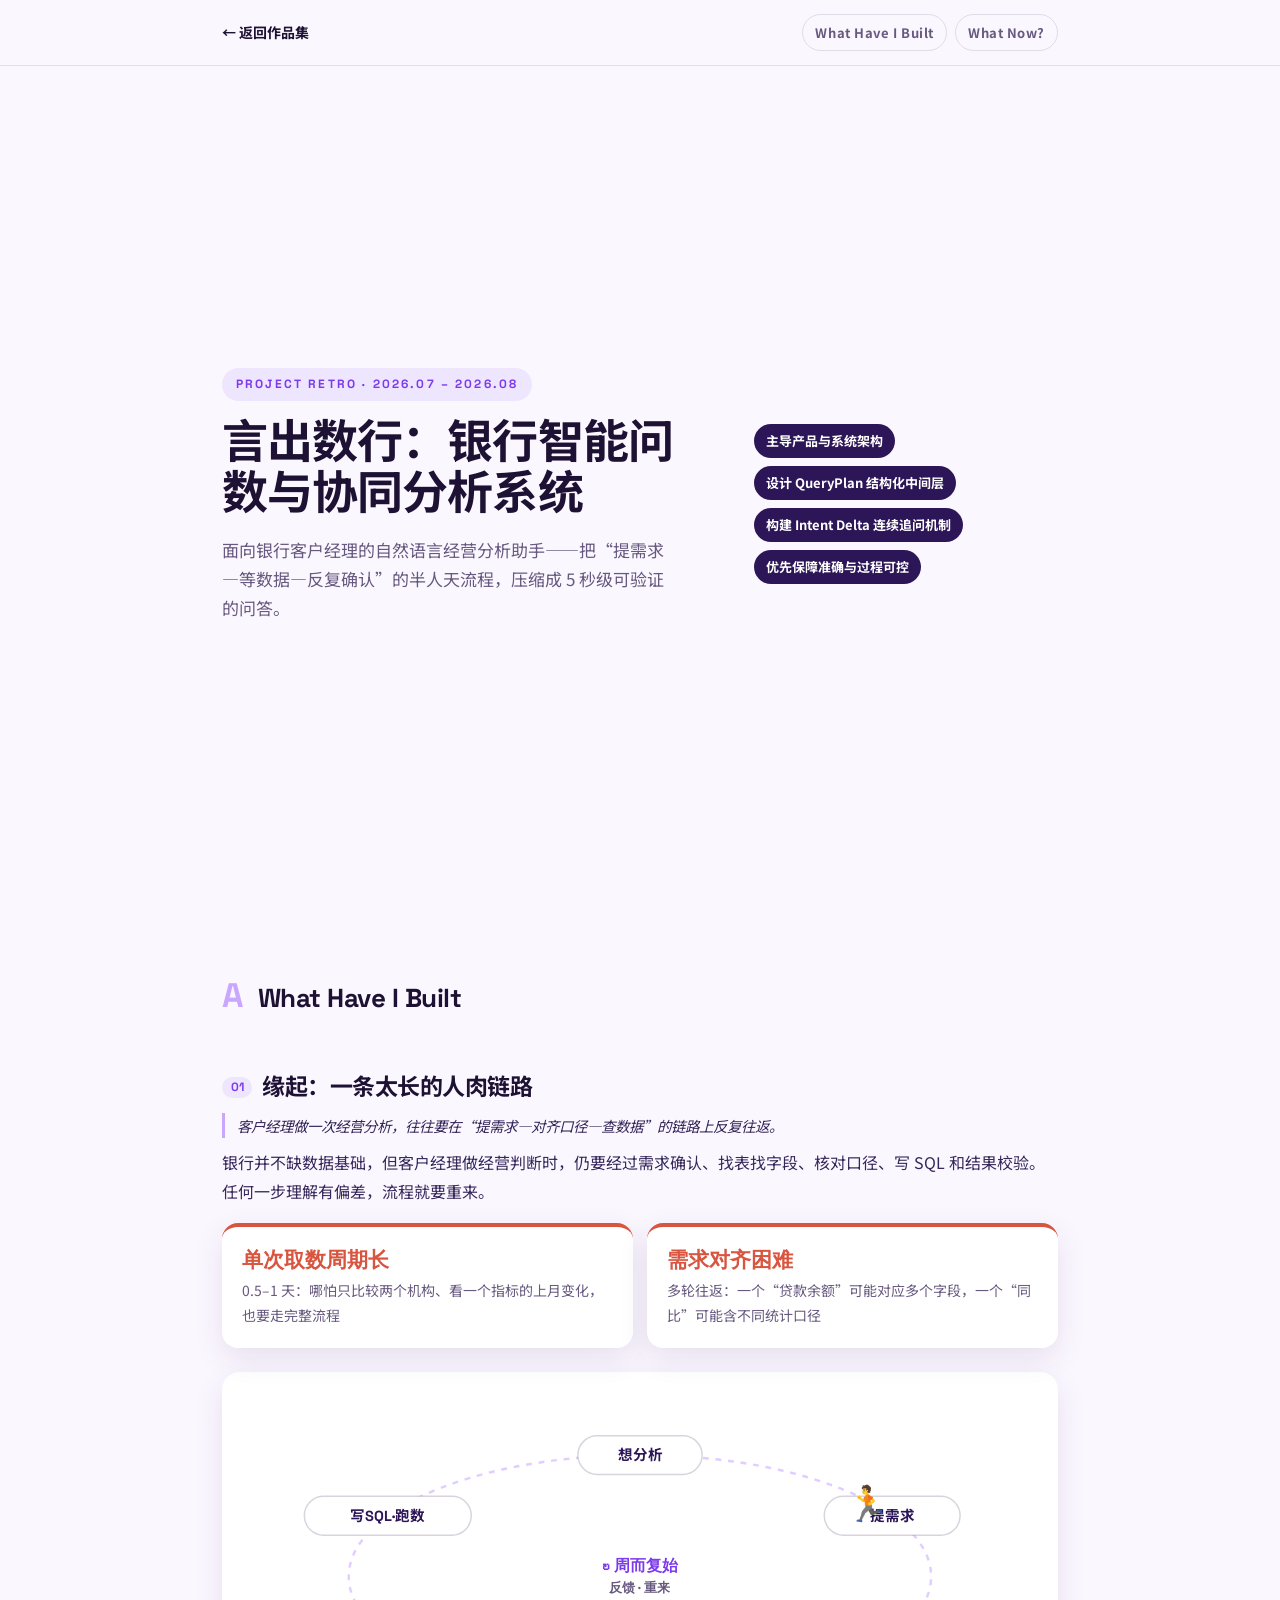
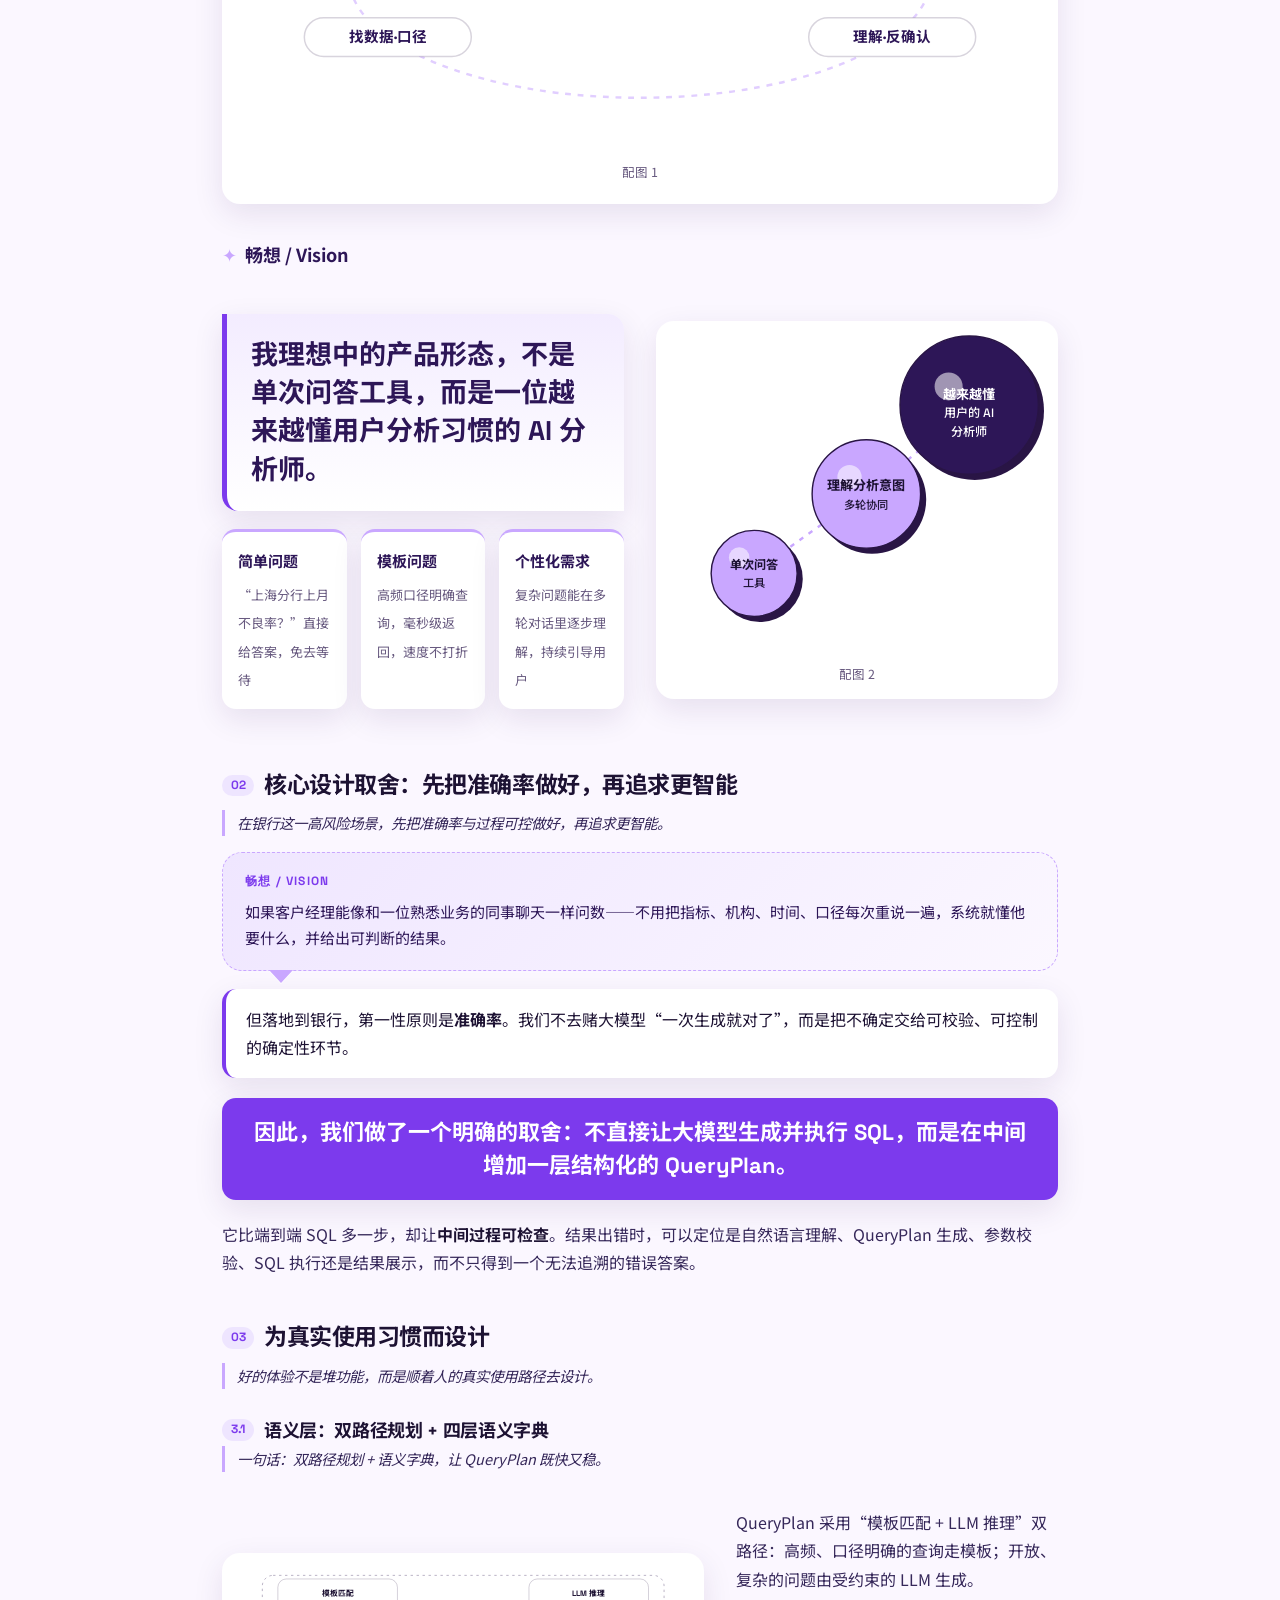
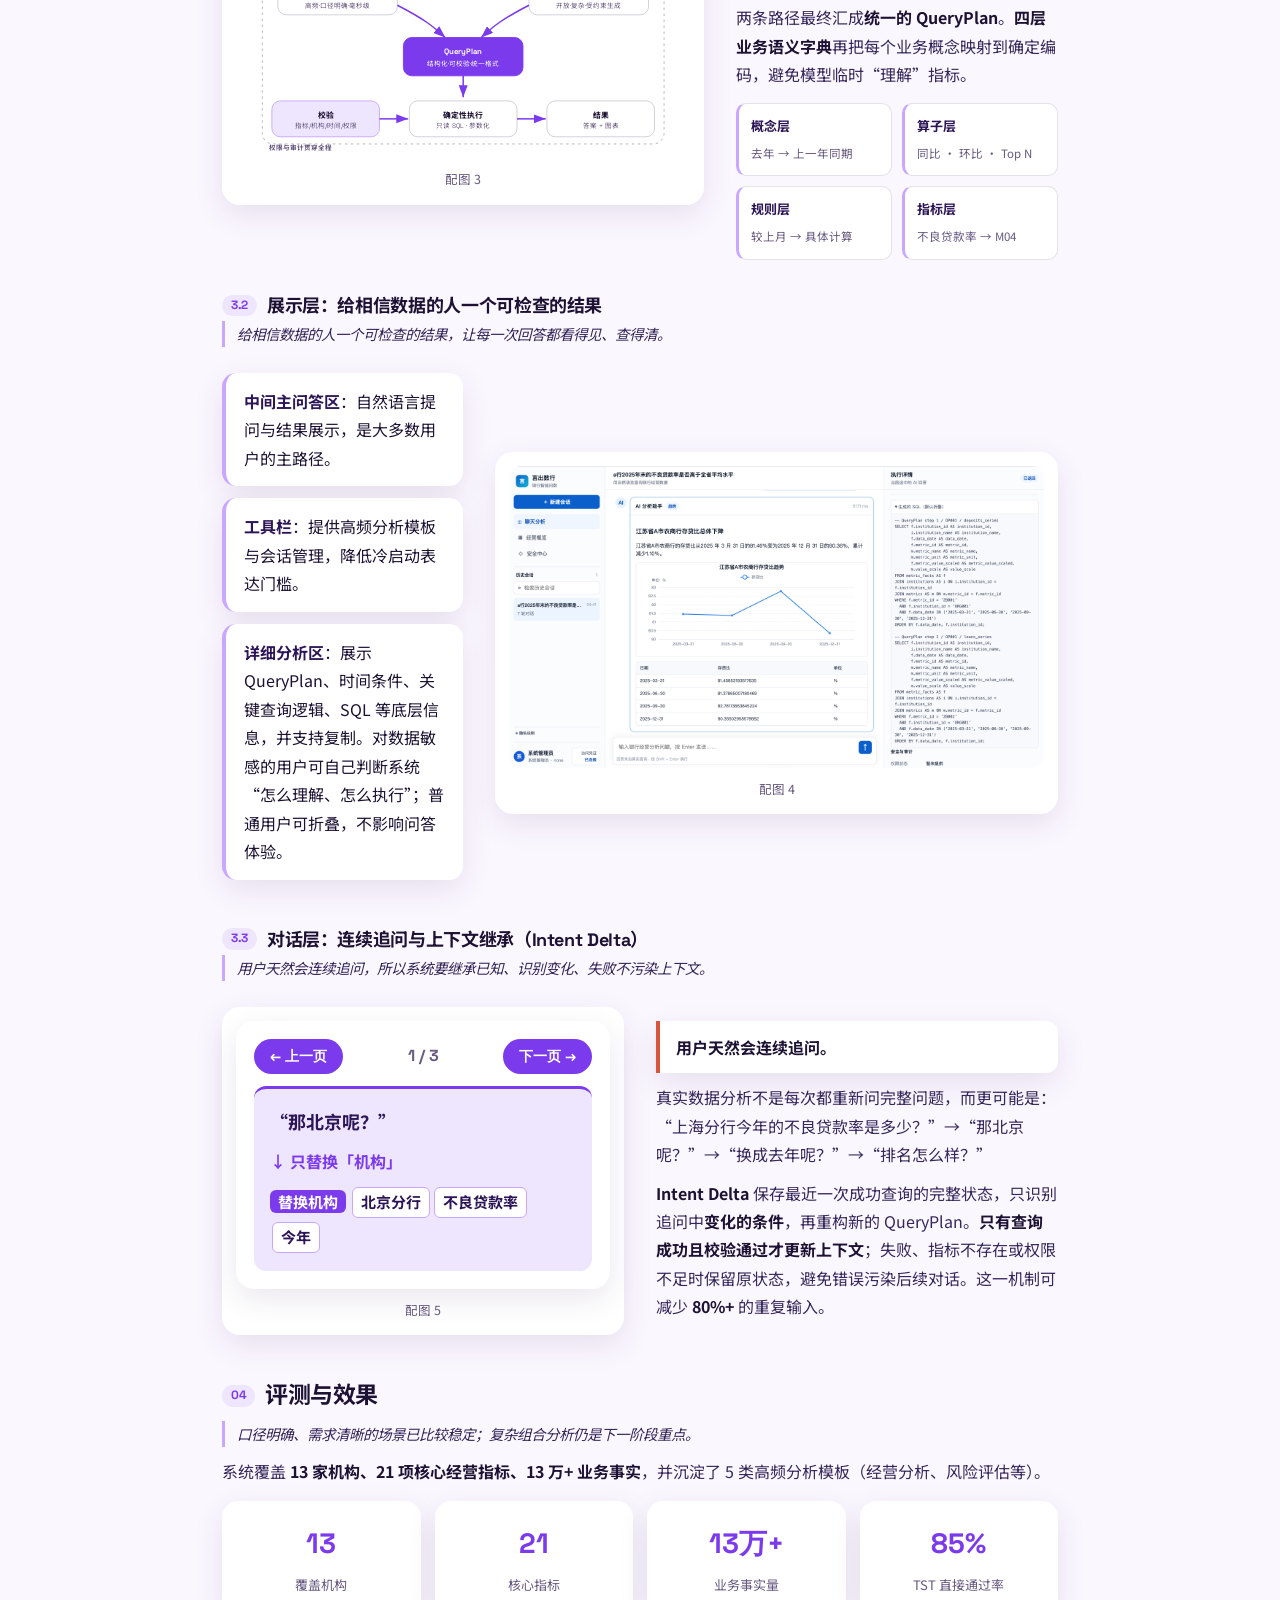
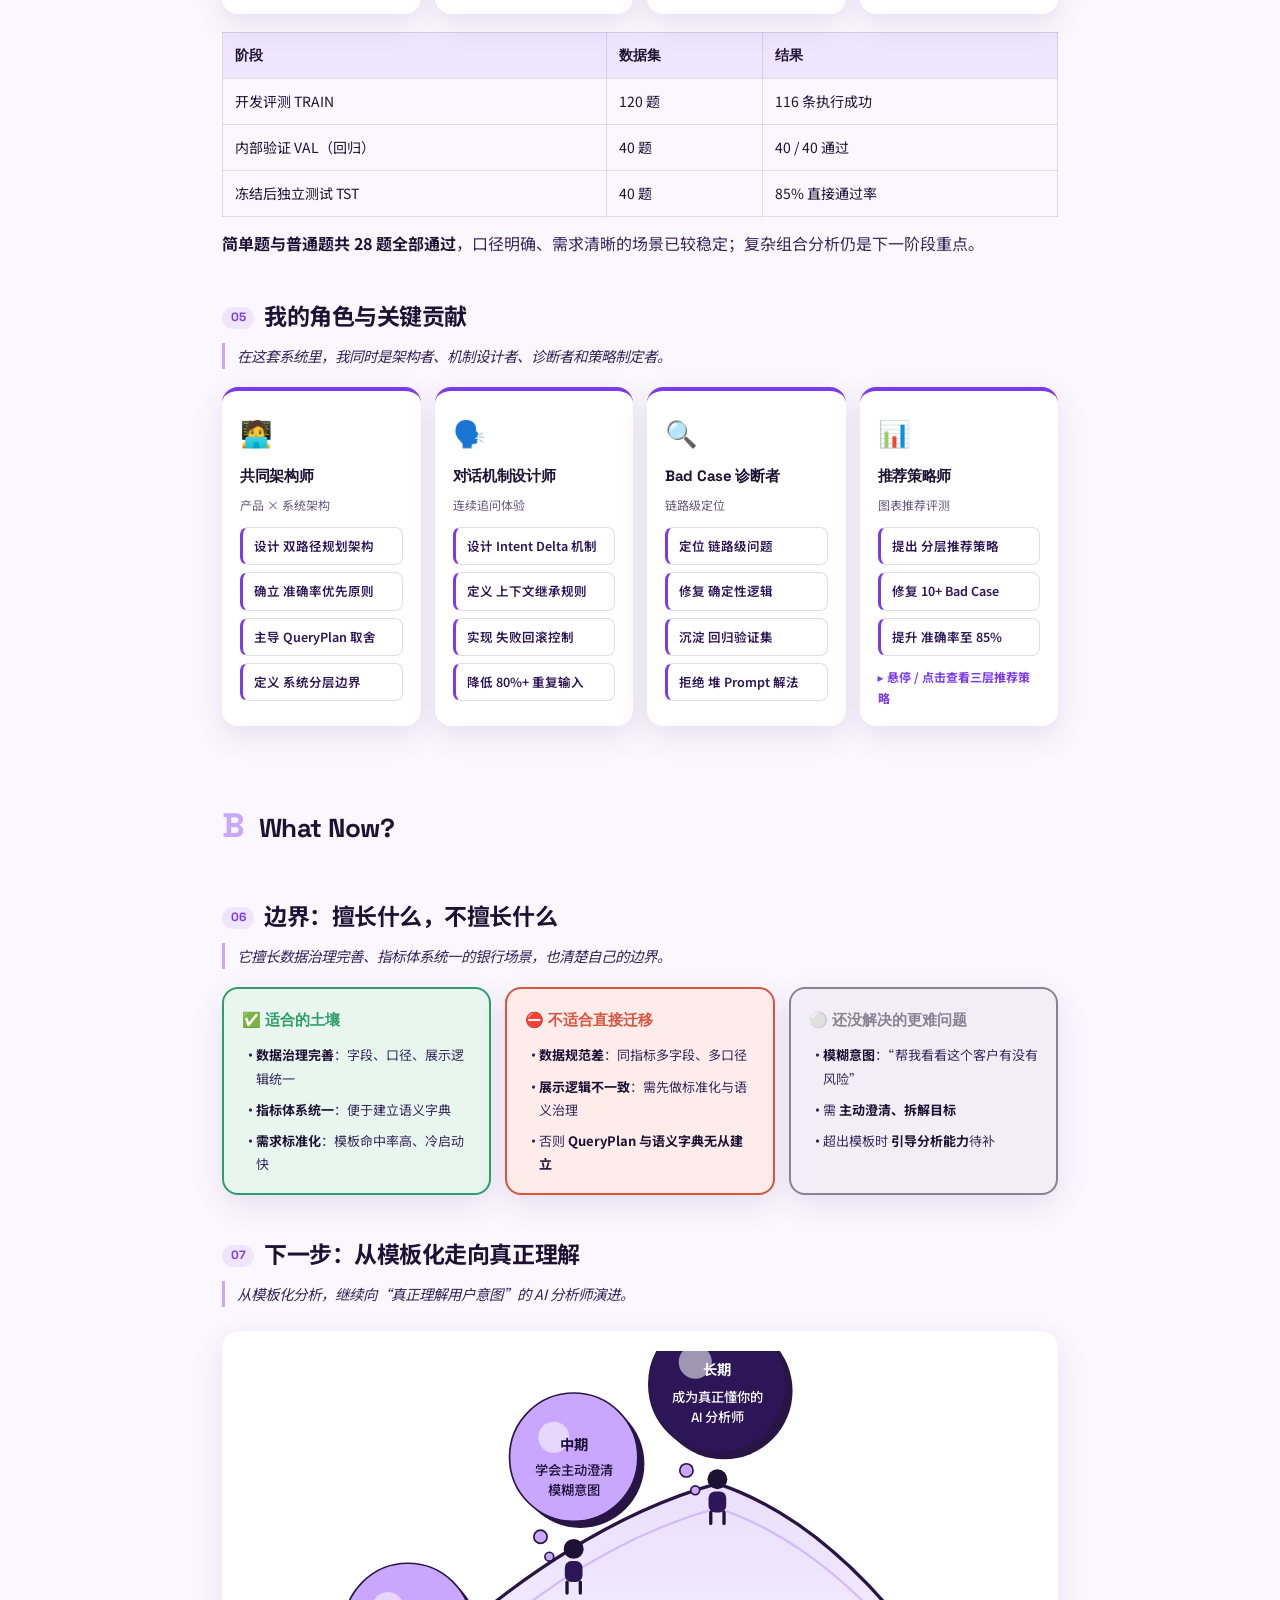
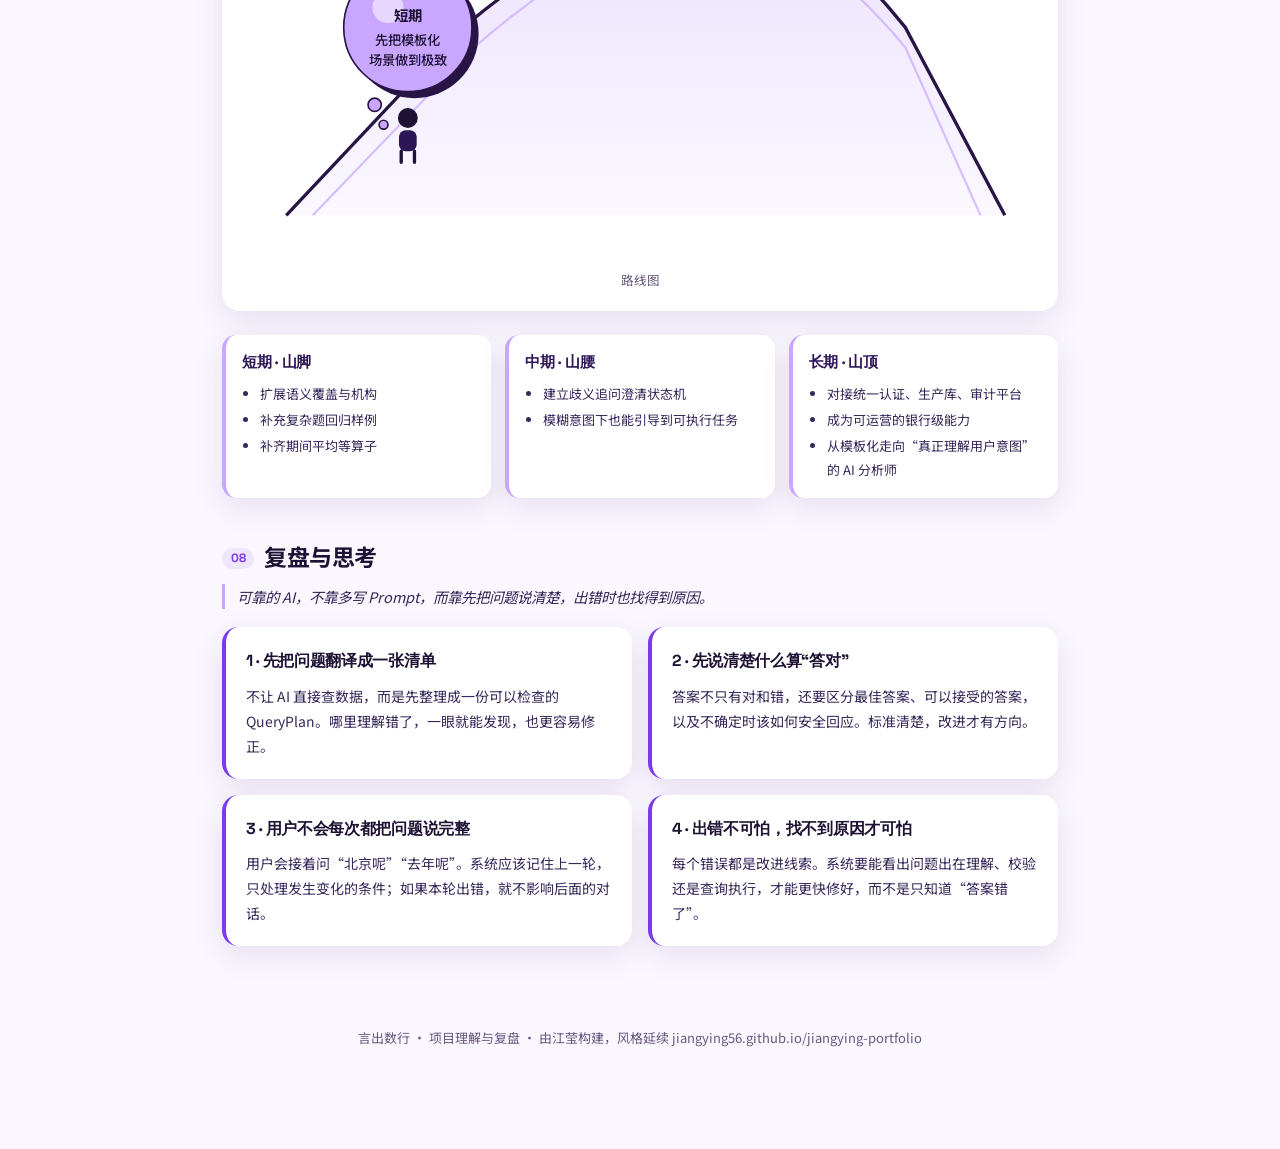
<file: yanchushuxing.html>
<!DOCTYPE html>
<html lang="zh-CN">
<head>
  <meta charset="utf-8">
  <meta name="viewport" content="width=device-width, initial-scale=1">
  <title>言出数行 · 项目理解与复盘 | 江莹</title>
  <link rel="preconnect" href="https://fonts.googleapis.com">
  <link rel="preconnect" href="https://fonts.gstatic.com" crossorigin>
  <link href="https://fonts.googleapis.com/css2?family=Noto+Sans+SC:wght@400;500;700;900&family=Space+Grotesk:wght@500;700&display=swap" rel="stylesheet">
  <link rel="stylesheet" href="assets/css/style.css">
  <style>
    :root{
      --ink:#1d1233; --paper:#fbf7ff; --purple:#7c3aed; --purple-deep:#2d1657;
      --purple-mid:#c9a7ff; --purple-soft:#eee5ff; --lavender:#e6d4ff; --muted:#67597f;
      --line:#291545; --shadow:0 10px 30px rgba(45,22,87,.10);
      --green:#2f9e6b; --green-bg:#e9f6ef; --red:#d8553f; --red-bg:#fdecea; --gray:#8a8194; --gray-bg:#f1eef5;
    }
    *{box-sizing:border-box}
    body{margin:0;background:var(--paper);color:var(--ink);font-family:"Noto Sans SC",system-ui,sans-serif;line-height:1.78;-webkit-font-smoothing:antialiased}
    .wrap{max-width:880px;margin:0 auto;padding:0 22px 100px}
    h1,h2,h3,.mono{font-family:"Space Grotesk","Noto Sans SC",sans-serif}
    a{color:var(--purple)}
    /* top bar */
    .topbar{position:sticky;top:0;z-index:20;background:rgba(251,247,255,.86);backdrop-filter:blur(10px);border-bottom:1px solid rgba(41,21,69,.10)}
    .topbar .inner{max-width:880px;margin:0 auto;padding:14px 22px;display:flex;align-items:center;justify-content:space-between;gap:16px}
    .back{font-weight:700;text-decoration:none;color:var(--ink);font-size:14px}
    .back:hover{color:var(--purple)}
    .partnav{display:flex;gap:8px;flex-wrap:wrap}
    .partnav a{font-size:13px;font-weight:700;text-decoration:none;color:var(--muted);padding:6px 12px;border-radius:999px;border:1px solid rgba(41,21,69,.12)}
    .partnav a:hover{color:var(--purple);border-color:var(--purple)}
    /* hero */
    .hero{padding:58px 0 30px;text-align:left}
    .hero-heading{display:flex;flex-direction:column;align-items:flex-start;gap:16px}
    .hkicker{display:inline-block;font-family:"Space Grotesk";font-weight:700;letter-spacing:.18em;font-size:12px;color:var(--purple);background:var(--purple-soft);padding:6px 14px;border-radius:999px}
    h1{font-size:clamp(30px,5vw,46px);line-height:1.12;margin:0;font-weight:700}
    .hero-outcome{max-width:720px;margin:0;font-size:17px;line-height:1.7;color:var(--muted);text-wrap:pretty}
    .hero-contributions{display:flex;flex-wrap:wrap;gap:8px;margin-top:18px}
    .hero-contribution{display:inline-flex;align-items:center;min-height:34px;padding:6px 12px;border-radius:999px;background:var(--purple-deep);color:#fff;font-size:13px;font-weight:700;line-height:1.45}
    /* part headers */
    .part{margin-top:70px;display:flex;align-items:baseline;gap:14px}
    .part .num{font-family:"Space Grotesk";font-weight:700;font-size:34px;color:var(--purple-mid)}
    .part h2{font-size:26px;margin:0}
    .sec{margin-top:46px;scroll-margin-top:80px}
    .sec h3{font-size:23px;margin:0 0 4px;display:flex;align-items:center;gap:10px}
    .sec h3 .tag{font-family:"Space Grotesk";font-size:12px;font-weight:700;color:var(--purple);background:var(--purple-soft);padding:3px 9px;border-radius:999px}
    .sub{margin-top:34px;font-size:18px;font-weight:700;color:var(--purple-deep);display:flex;align-items:center;gap:8px}
    .sub .star{color:var(--purple-mid)}
    .summary{font-size:14.5px;color:var(--muted);font-style:italic;margin:8px 0 18px;padding-left:12px;border-left:3px solid var(--purple-mid)}
    .sec p{margin:10px 0;color:#36285a}
    .sec strong{color:var(--ink)}
    /* media block (sequential, full width) */
    .media-block{margin:24px 0;background:#fff;border-radius:18px;box-shadow:var(--shadow);padding:20px}
    .media-block svg{width:100%;height:auto;display:block;max-width:840px;margin:0 auto}
    .media-block.narrow svg{max-width:480px}
    .acaption{font-size:12.5px;color:var(--muted);text-align:center;margin-top:10px}
    /* split layout (left-right, for 3.1/3.2/3.3) */
    .split{display:grid;grid-template-columns:1fr 1fr;gap:32px;margin:26px 0;align-items:center}
    .split.split-64{grid-template-columns:3fr 2fr}
    .split.split-73{grid-template-columns:3fr 7fr}
    .split .gfx{display:flex;align-items:center;justify-content:center;min-width:0}
    .split .gfx .media-block{margin:0;padding:14px;width:100%}
    .split .txt{min-width:0}
    /* running loop */
    .chip-box{fill:#fff;stroke:rgba(41,21,69,.18);stroke-width:1.5}
    .chip-tx{font-family:"Space Grotesk","Noto Sans SC",sans-serif;font-size:15px;font-weight:700;fill:var(--purple-deep)}
    .center-tx{font-family:"Space Grotesk";font-size:16px;font-weight:700;fill:var(--purple)}
    .track{fill:none;stroke:var(--purple-mid);stroke-width:2.5;stroke-dasharray:6 7;opacity:.75}
    .runner{font-size:36px}
    /* two problem cards */
    .pcards{display:grid;grid-template-columns:1fr 1fr;gap:14px;margin:18px 0}
    .pcard{background:#fff;border-radius:16px;box-shadow:var(--shadow);padding:20px;border-top:4px solid var(--red)}
    .pcard .v{font-family:"Space Grotesk";font-size:21px;font-weight:700;color:var(--red);line-height:1.2}
    .pcard .l{font-size:14px;color:var(--muted);margin-top:6px}
    /* golden quote */
    .golden{font-family:"Space Grotesk","Noto Sans SC",sans-serif;font-size:clamp(19px,3vw,27px);font-weight:700;line-height:1.42;color:var(--purple-deep);background:linear-gradient(180deg,#f3ecff,#fff);border-left:5px solid var(--purple);border-radius:0 16px 0 16px;padding:22px 24px;margin:18px 0;box-shadow:var(--shadow)}
    /* ideal list */
    .idealist{display:grid;grid-template-columns:repeat(3,1fr);gap:14px;margin:16px 0}
    .iitem{background:#fff;border-radius:14px;box-shadow:var(--shadow);padding:16px;border-top:3px solid var(--purple-mid)}
    .iitem b{display:block;color:var(--purple-deep);font-size:15px;margin-bottom:4px}
    .iitem span{font-size:13px;color:var(--muted)}
    /* bubble (vision) */
    .bubble{position:relative;background:linear-gradient(135deg,#efe6ff,#fbf7ff);border:1.5px dashed var(--purple-mid);border-radius:20px;padding:18px 22px;margin:16px 0;font-size:15px;color:var(--purple-deep)}
    .bubble::after{content:"";position:absolute;left:46px;bottom:-13px;border-width:13px 12px 0 12px;border-style:solid;border-color:var(--purple-mid) transparent transparent transparent;filter:drop-shadow(0 1px 0 #fff)}
    .bubble .lbl{font-family:"Space Grotesk";font-weight:700;font-size:12px;letter-spacing:.1em;color:var(--purple);display:block;margin-bottom:6px}
    .landing{margin:18px 0 4px;padding:16px 20px;background:#fff;border-radius:14px;box-shadow:var(--shadow);border-left:4px solid var(--purple)}
    .conclusion{font-family:"Space Grotesk","Noto Sans SC",sans-serif;font-size:clamp(17px,2.6vw,22px);font-weight:700;color:#fff;background:var(--purple);border-radius:14px;padding:18px 22px;margin:20px 0;text-align:center;line-height:1.5;box-shadow:var(--shadow)}
    /* architecture svg */
    .abox{fill:#fff;stroke:rgba(41,21,69,.22);stroke-width:1.5}
    .abox.accent{fill:var(--purple);stroke:var(--purple)}
    .abox.soft{fill:var(--purple-soft);stroke:var(--purple-mid)}
    .atx{font-family:"Space Grotesk","Noto Sans SC",sans-serif;font-size:13px;font-weight:700;fill:var(--ink)}
    .atx.w{fill:#fff}
    /* 3.1 mini dictionary cards */
    .dict4{display:grid;grid-template-columns:1fr 1fr;gap:10px;margin-top:14px}
    .dict4 .dc{background:#fff;border:1px solid rgba(41,21,69,.12);border-left:3px solid var(--purple-mid);border-radius:10px;padding:10px 12px}
    .dict4 .dc b{display:block;font-size:13px;color:var(--purple-deep)}
    .dict4 .dc span{font-size:11.5px;color:var(--muted)}
    /* ux bullets */
    .uxlist{list-style:none;padding:0;margin:14px 0;display:grid;gap:12px}
    .uxlist li{background:#fff;border-radius:14px;box-shadow:var(--shadow);padding:14px 18px;border-left:4px solid var(--purple-mid)}
    .uxlist li b{color:var(--purple-deep)}
    /* flip cards */
    .flipwrap{background:#fff;border-radius:18px;box-shadow:var(--shadow);padding:18px;margin:0}
    .flipnav{display:flex;align-items:center;justify-content:space-between;margin-bottom:12px}
    .flipbtn{cursor:pointer;border:none;background:var(--purple);color:#fff;font-weight:700;font-family:"Space Grotesk";border-radius:999px;padding:8px 16px;font-size:14px}
    .flipbtn:hover{background:var(--purple-deep)}
    .flipnum{font-family:"Space Grotesk";font-weight:700;color:var(--muted)}
    .fcard{display:none;border-top:3px solid var(--purple);border-radius:12px;padding:16px;background:var(--purple-soft)}
    .fcard .q{font-size:18px;font-weight:700;color:var(--purple-deep)}
    .fcard .arrow{color:var(--purple);font-weight:700;margin:10px 0}
    .fcard .res{font-size:15px}
    .fcard .res .k{display:inline-block;background:#fff;border:1px solid var(--purple-mid);border-radius:6px;padding:1px 8px;margin:2px;font-weight:700;color:var(--purple-deep)}
    .fcard .res .chg{background:var(--purple);color:#fff;border-radius:6px;padding:1px 8px;margin-right:4px;font-weight:700}
    .keynote{border-left:4px solid var(--red);background:#fff;border-radius:0 12px 12px 0;padding:12px 16px;font-weight:600;margin:0 0 14px;box-shadow:var(--shadow)}
    /* metrics */
    .metrics{display:grid;grid-template-columns:repeat(4,1fr);gap:14px;margin-top:16px}
    .metric{background:#fff;border-radius:16px;box-shadow:var(--shadow);padding:18px;text-align:center}
    .metric .v{font-family:"Space Grotesk";font-weight:700;font-size:28px;color:var(--purple)}
    .metric .l{font-size:13px;color:var(--muted);margin-top:4px}
    table.tech{width:100%;border-collapse:collapse;margin-top:18px;font-size:14px}
    table.tech th,table.tech td{border:1px solid rgba(41,21,69,.12);padding:10px 12px;text-align:left;vertical-align:top}
    table.tech th{background:var(--purple-soft);font-family:"Space Grotesk"}
    /* contribution */
    .contrib{display:flex;flex-wrap:nowrap;gap:14px;margin-top:18px;position:relative;overflow:visible}
    .ccard{flex:1 1 0;min-width:0;background:#fff;border-radius:16px;box-shadow:var(--shadow);padding:18px;border-top:4px solid var(--purple);position:relative}
    .ccard .ico{font-size:26px}
    .ccard h4{margin:8px 0 4px;font-size:15px;font-family:"Space Grotesk"}
    .ccard .role-sub{font-size:12px;color:var(--muted);margin-bottom:12px}
    .tagnow{list-style:none;padding:0;margin:0;display:grid;gap:7px}
    .tagnow li{background:#fff;border:1px solid rgba(41,21,69,.14);border-left:3px solid var(--purple);border-radius:8px;padding:7px 11px;font-size:12.5px;font-weight:600;color:var(--purple-deep);white-space:nowrap;overflow:hidden;text-overflow:ellipsis}
    /* only 推荐策略师 expands to the right */
    .ccard.rec{cursor:pointer}
    .ccard.rec .rechint{margin-top:10px;font-size:12px;color:var(--purple);font-weight:700}
    .ccard.rec .recpop{position:absolute;top:-12px;left:100%;margin-left:12px;width:236px;z-index:40;background:#fff;border:1.5px solid var(--line);border-radius:14px;box-shadow:0 14px 34px rgba(45,22,87,.18);padding:14px;opacity:0;transform:translateX(-10px);pointer-events:none;transition:opacity .25s ease,transform .25s ease}
    .ccard.rec:hover .recpop,.ccard.rec.open .recpop{opacity:1;transform:translateX(0);pointer-events:auto}
    .tier{border-radius:12px;padding:10px 12px;color:#fff;margin-bottom:8px}
    .tier.t1{background:var(--purple)} .tier.t2{background:#9b6cf0} .tier.t3{background:var(--purple-deep);color:#fff}
    .tier b{font-family:"Space Grotesk";display:block;margin-bottom:2px}
    .tier span{font-size:12px;opacity:.95}
    /* boundary */
    .bgrid{display:grid;grid-template-columns:repeat(3,1fr);gap:14px;margin-top:18px}
    .bgroup{border-radius:16px;padding:18px;border:2px solid;box-shadow:var(--shadow)}
    .bgroup.green{border-color:var(--green);background:var(--green-bg)}
    .bgroup.red{border-color:var(--red);background:var(--red-bg)}
    .bgroup.gray{border-color:var(--gray);background:var(--gray-bg)}
    .bhead{font-family:"Space Grotesk";font-weight:700;font-size:15px;margin-bottom:10px}
    .bgroup.green .bhead{color:var(--green)} .bgroup.red .bhead{color:var(--red)} .bgroup.gray .bhead{color:var(--gray)}
    .bullets{list-style:none;padding:0;margin:0;display:grid;gap:8px}
    .bullets li{font-size:13px;color:#36285a;padding-left:14px;position:relative}
    .bullets li::before{content:"·";position:absolute;left:2px;font-weight:700;color:inherit}
    .bullets li b{color:var(--ink)}
    /* hill / mountain */
    .mtsvg{width:100%;max-width:680px;height:auto;display:block;margin:0 auto}
    .hillcols{display:grid;grid-template-columns:repeat(3,1fr);gap:14px;margin-top:18px}
    .hillcol{border-radius:14px;padding:14px 16px;box-shadow:var(--shadow);background:#fff;border-left:4px solid var(--purple-mid)}
    .hillcol h4{margin:0 0 6px;font-family:"Space Grotesk";font-size:15px;color:var(--purple-deep)}
    .hillcol ul{margin:0;padding-left:18px;padding-top:0}
    .hillcol li{margin:3px 0;font-size:13px;color:#36285a}
    /* thought bubble (homepage texture) */
    .tb-shadow{fill:var(--line)}
    .tb-body{fill:var(--purple-mid);stroke:var(--line);stroke-width:1.5}
    .tb-body.deep{fill:var(--purple-deep)}
    .tb-hi{fill:#fff;opacity:.55}
    .tb-tx{font-family:"Space Grotesk","Noto Sans SC",sans-serif;font-size:13px;font-weight:700;fill:var(--ink);text-anchor:middle}
    .tb-tx.w{fill:#fff}
    .tb-tail{fill:var(--purple-mid);stroke:var(--line);stroke-width:1.5}
    .person{fill:var(--ink)}
    .person.body{fill:var(--purple-deep)}
    /* thinking */
    .think{display:grid;grid-template-columns:1fr 1fr;gap:16px;margin-top:18px}
    .tcard{background:#fff;border-radius:16px;box-shadow:var(--shadow);padding:20px;border-left:4px solid var(--purple)}
    .tcard h4{margin:0 0 8px;font-size:16px;font-family:"Space Grotesk",sans-serif}
    .tcard p{margin:0;font-size:14px;color:#36285a}
    .floaty{animation:ideaFloat 6s ease-in-out infinite}
    @keyframes ideaFloat{0%,100%{transform:translateY(0)}50%{transform:translateY(-10px)}}
    .foot{margin-top:80px;text-align:center;color:var(--muted);font-size:13px}
    @media(max-width:760px){
      .pcards,.idealist,.metrics,.bgrid,.think{grid-template-columns:1fr}
      .contrib{flex-wrap:wrap}
      .ccard.rec .recpop{position:static;opacity:1;transform:none;pointer-events:auto;margin:12px 0 0;width:auto}
      .hillcols{grid-template-columns:1fr}
      .split{grid-template-columns:1fr}
      .split.split-64,.split.split-73{grid-template-columns:1fr}
      .split .gfx{order:-1}
    }
  </style>
</head>
<body>
  <div class="topbar">
    <div class="inner">
      <a class="back" href="index.html#work">← 返回作品集</a>
      <nav class="partnav">
        <a href="#what-have-i-built">What Have I Built</a>
        <a href="#what-now">What Now?</a>
      </nav>
    </div>
  </div>

  <div class="wrap">
    <header class="hero">
      <div class="hero-heading">
        <span class="hkicker">PROJECT RETRO · 2026.07 – 2026.08</span>
        <h1>言出数行：银行智能问数与协同分析系统</h1>
        <p class="hero-outcome">面向银行客户经理的自然语言经营分析助手——把“提需求—等数据—反复确认”的半人天流程，压缩成 5 秒级可验证的问答。</p>
      </div>
      <div class="hero-contributions" aria-label="项目贡献">
        <span class="hero-contribution">主导产品与系统架构</span>
        <span class="hero-contribution">设计 QueryPlan 结构化中间层</span>
        <span class="hero-contribution">构建 Intent Delta 连续追问机制</span>
        <span class="hero-contribution">优先保障准确与过程可控</span>
      </div>
    </header>

    <!-- ===================== WHAT HAVE I BUILT ===================== -->
    <section id="what-have-i-built">
      <div class="part"><span class="num">A</span><h2>What Have I Built</h2></div>

      <!-- 01 缘起 -->
      <div class="sec" id="origin">
        <h3><span class="tag">01</span>缘起：一条太长的人肉链路</h3>
        <p class="summary">客户经理做一次经营分析，往往要在“提需求—对齐口径—查数据”的链路上反复往返。</p>
        <p>银行并不缺数据基础，但客户经理做经营判断时，仍要经过需求确认、找表找字段、核对口径、写 SQL 和结果校验。任何一步理解有偏差，流程就要重来。</p>
        <div class="pcards">
          <div class="pcard"><div class="v">单次取数周期长</div><div class="l">0.5–1 天：哪怕只比较两个机构、看一个指标的上月变化，也要走完整流程</div></div>
          <div class="pcard"><div class="v">需求对齐困难</div><div class="l">多轮往返：一个“贷款余额”可能对应多个字段，一个“同比”可能含不同统计口径</div></div>
        </div>

        <div class="media-block">
          <svg viewBox="0 0 820 370" xmlns:xlink="http://www.w3.org/1999/xlink" role="img" aria-label="传统取数链路循环图：小人在周而复始的循环里奔跑">
            <defs>
              <marker id="looparw" markerWidth="11" markerHeight="11" refX="7" refY="3.2" orient="auto" markerUnits="strokeWidth"><path d="M0,0 L8,3.2 L0,6.4 Z" fill="#c9a7ff"/></marker>
              <!-- 闭环路径：既是可见轨道，也是小人的运动路径 -->
              <path id="loopPath" class="track" d="M 410,65 A 300,125 0 1 1 409.9,65" marker-end="url(#looparw)"/>
            </defs>

            <!-- 1) 闭环 + 文字定点（先画静态结构） -->
            <use href="#loopPath" class="track"/>

            <!-- 五个环节节点，定点在椭圆上 -->
            <g transform="translate(410,65)"><rect class="chip-box" x="-64" y="-20" width="128" height="40" rx="20"/><text class="chip-tx" x="0" y="5" text-anchor="middle">想分析</text></g>
            <g transform="translate(669.8,127.5)"><rect class="chip-box" x="-70" y="-20" width="140" height="40" rx="20"/><text class="chip-tx" x="0" y="5" text-anchor="middle">提需求</text></g>
            <g transform="translate(669.8,252.5)"><rect class="chip-box" x="-86" y="-20" width="172" height="40" rx="20"/><text class="chip-tx" x="0" y="5" text-anchor="middle">理解·反确认</text></g>
            <g transform="translate(150.2,252.5)"><rect class="chip-box" x="-86" y="-20" width="172" height="40" rx="20"/><text class="chip-tx" x="0" y="5" text-anchor="middle">找数据·口径</text></g>
            <g transform="translate(150.2,127.5)"><rect class="chip-box" x="-86" y="-20" width="172" height="40" rx="20"/><text class="chip-tx" x="0" y="5" text-anchor="middle">写SQL·跑数</text></g>

            <!-- 中心标签 -->
            <text class="center-tx" x="410" y="184" text-anchor="middle">↻ 周而复始</text>
            <text class="center-tx" x="410" y="206" text-anchor="middle" style="font-size:13px;fill:var(--muted)">反馈 · 重来</text>

            <!-- 2) 动态小人（最后叠加，沿闭环循环跑） -->
            <g>
              <text class="runner" x="0" y="0" text-anchor="middle" dominant-baseline="central">🏃</text>
              <animateMotion dur="12s" repeatCount="indefinite" rotate="0">
                <mpath xlink:href="#loopPath"/>
              </animateMotion>
            </g>
          </svg>
          <div class="acaption">配图 1</div>
        </div>

        <div class="sub"><span class="star">✦</span>畅想 / Vision</div>
        <div class="split">
          <div class="txt">
            <div class="golden">我理想中的产品形态，不是单次问答工具，而是一位越来越懂用户分析习惯的 AI 分析师。</div>
            <div class="idealist">
              <div class="iitem"><b>简单问题</b><span>“上海分行上月不良率？”直接给答案，免去等待</span></div>
              <div class="iitem"><b>模板问题</b><span>高频口径明确查询，毫秒级返回，速度不打折</span></div>
              <div class="iitem"><b>个性化需求</b><span>复杂问题能在多轮对话里逐步理解，持续引导用户</span></div>
            </div>
          </div>
          <div class="gfx">
            <div class="media-block narrow">
              <svg viewBox="0 0 400 340" role="img" aria-label="层层递进的思考泡泡：从单次问答工具到越来越懂用户的 AI 分析师">
                <path d="M 90,255 Q 150,210 210,170 Q 275,118 320,75" fill="none" stroke="#c9a7ff" stroke-width="2.5" stroke-dasharray="5 7"/>
                <circle cx="90" cy="255" r="46" class="tb-shadow" transform="translate(6,6)"/>
                <circle cx="90" cy="255" r="46" class="tb-body"/>
                <circle cx="74" cy="238" r="11" class="tb-hi"/>
                <text x="90" y="250" class="tb-tx">单次问答</text>
                <text x="90" y="270" class="tb-tx" style="font-size:12px;font-weight:500">工具</text>
                <circle cx="210" cy="170" r="58" class="tb-shadow" transform="translate(6,6)"/>
                <circle cx="210" cy="170" r="58" class="tb-body"/>
                <circle cx="192" cy="152" r="13" class="tb-hi"/>
                <text x="210" y="166" class="tb-tx" style="font-size:14px">理解分析意图</text>
                <text x="210" y="186" class="tb-tx" style="font-size:12px;font-weight:500">多轮协同</text>
                <circle cx="320" cy="75" r="74" class="tb-shadow" transform="translate(6,6)"/>
                <circle cx="320" cy="75" r="74" class="tb-body deep"/>
                <circle cx="298" cy="55" r="15" class="tb-hi"/>
                <text x="320" y="68" class="tb-tx w" style="font-size:14px">越来越懂</text>
                <text x="320" y="88" class="tb-tx w" style="font-size:13px;font-weight:500">用户的 AI</text>
                <text x="320" y="108" class="tb-tx w" style="font-size:13px;font-weight:500">分析师</text>
              </svg>
              <div class="acaption">配图 2</div>
            </div>
          </div>
        </div>
      </div>

      <!-- 02 核心设计取舍 -->
      <div class="sec" id="tradeoff">
        <h3><span class="tag">02</span>核心设计取舍：先把准确率做好，再追求更智能</h3>
        <p class="summary">在银行这一高风险场景，先把准确率与过程可控做好，再追求更智能。</p>
        <div class="bubble"><span class="lbl">畅想 / VISION</span>如果客户经理能像和一位熟悉业务的同事聊天一样问数——不用把指标、机构、时间、口径每次重说一遍，系统就懂他要什么，并给出可判断的结果。</div>
        <div class="landing">但落地到银行，第一性原则是<b>准确率</b>。我们不去赌大模型“一次生成就对了”，而是把不确定交给可校验、可控制的确定性环节。</div>
        <div class="conclusion">因此，我们做了一个明确的取舍：不直接让大模型生成并执行 SQL，而是在中间增加一层结构化的 QueryPlan。</div>
        <p>它比端到端 SQL 多一步，却让<strong>中间过程可检查</strong>。结果出错时，可以定位是自然语言理解、QueryPlan 生成、参数校验、SQL 执行还是结果展示，而不只得到一个无法追溯的错误答案。</p>
      </div>

      <!-- 03 为真实使用习惯而设计 -->
      <div class="sec" id="ux">
        <h3><span class="tag">03</span>为真实使用习惯而设计</h3>
        <p class="summary">好的体验不是堆功能，而是顺着人的真实使用路径去设计。</p>

        <!-- 3.1 语义层 -->
        <h3 id="layer-semantic" style="margin-top:30px;font-size:18px"><span class="tag">3.1</span>语义层：双路径规划 + 四层语义字典</h3>
        <p class="summary" style="margin-top:4px">一句话：双路径规划 + 语义字典，让 QueryPlan 既快又稳。</p>
        <div class="split split-64">
          <div class="gfx">
            <div class="media-block">
              <svg viewBox="0 0 760 320" role="img" aria-label="双路径统一输出 QueryPlan 架构图">
                <defs>
                  <marker id="arw" markerWidth="10" markerHeight="10" refX="8" refY="3" orient="auto" markerUnits="strokeWidth"><path d="M0,0 L8,3 L0,6 Z" fill="#7c3aed"/></marker>
                </defs>
                <rect class="abox" x="70" y="20" width="200" height="60" rx="14"/><text class="atx" x="170" y="48" text-anchor="middle">模板匹配</text><text class="atx" x="170" y="68" text-anchor="middle" style="font-size:11px;fill:var(--muted);font-weight:400">高频·口径明确·毫秒级</text>
                <rect class="abox" x="490" y="20" width="200" height="60" rx="14"/><text class="atx" x="590" y="48" text-anchor="middle">LLM 推理</text><text class="atx" x="590" y="68" text-anchor="middle" style="font-size:11px;fill:var(--muted);font-weight:400">开放·复杂·受约束生成</text>
                <path d="M 270,64 C 320,90 330,100 350,118" fill="none" stroke="#7c3aed" stroke-width="2.5" marker-end="url(#arw)"/>
                <path d="M 490,64 C 440,90 430,100 410,118" fill="none" stroke="#7c3aed" stroke-width="2.5" marker-end="url(#arw)"/>
                <rect class="abox accent" x="280" y="118" width="200" height="64" rx="14"/><text class="atx w" x="380" y="146" text-anchor="middle">QueryPlan</text><text class="atx w" x="380" y="166" text-anchor="middle" style="font-size:11px;font-weight:400">结构化·可校验·统一格式</text>
                <path d="M 380,182 L 380,218" fill="none" stroke="#7c3aed" stroke-width="2.5" marker-end="url(#arw)"/>
                <rect class="abox soft" x="60" y="224" width="180" height="60" rx="14"/><text class="atx" x="150" y="252" text-anchor="middle">校验</text><text class="atx" x="150" y="270" text-anchor="middle" style="font-size:11px;fill:var(--muted);font-weight:400">指标/机构/时间/权限</text>
                <rect class="abox" x="290" y="224" width="180" height="60" rx="14"/><text class="atx" x="380" y="252" text-anchor="middle">确定性执行</text><text class="atx" x="380" y="270" text-anchor="middle" style="font-size:11px;fill:var(--muted);font-weight:400">只读 SQL · 参数化</text>
                <rect class="abox" x="520" y="224" width="180" height="60" rx="14"/><text class="atx" x="610" y="252" text-anchor="middle">结果</text><text class="atx" x="610" y="270" text-anchor="middle" style="font-size:11px;fill:var(--muted);font-weight:400">答案 + 图表</text>
                <path d="M 240,254 L 288,254" fill="none" stroke="#7c3aed" stroke-width="2.5" marker-end="url(#arw)"/>
                <path d="M 470,254 L 518,254" fill="none" stroke="#7c3aed" stroke-width="2.5" marker-end="url(#arw)"/>
                <rect x="44" y="14" width="672" height="282" rx="18" fill="none" stroke="#67597f" stroke-width="1.5" stroke-dasharray="4 6" opacity=".5"/>
                <text x="56" y="306" font-family="Space Grotesk,Noto Sans SC" font-size="11" font-weight="700" fill="#67597f">权限与审计贯穿全程</text>
              </svg>
              <div class="acaption">配图 3</div>
            </div>
          </div>
          <div class="txt">
            <p>QueryPlan 采用“模板匹配 + LLM 推理”双路径：高频、口径明确的查询走模板；开放、复杂的问题由受约束的 LLM 生成。</p>
            <p>两条路径最终汇成<strong>统一的 QueryPlan</strong>。<strong>四层业务语义字典</strong>再把每个业务概念映射到确定编码，避免模型临时“理解”指标。</p>
            <div class="dict4">
              <div class="dc"><b>概念层</b><span>去年 → 上一年同期</span></div>
              <div class="dc"><b>算子层</b><span>同比 · 环比 · Top N</span></div>
              <div class="dc"><b>规则层</b><span>较上月 → 具体计算</span></div>
              <div class="dc"><b>指标层</b><span>不良贷款率 → M04</span></div>
            </div>
          </div>
        </div>

        <!-- 3.2 展示层 -->
        <h3 id="layer-show" style="margin-top:34px;font-size:18px"><span class="tag">3.2</span>展示层：给相信数据的人一个可检查的结果</h3>
        <p class="summary" style="margin-top:4px">给相信数据的人一个可检查的结果，让每一次回答都看得见、查得清。</p>
        <div class="split split-73">
          <div class="txt">
            <ul class="uxlist" style="margin-top:0">
              <li><b>中间主问答区</b>：自然语言提问与结果展示，是大多数用户的主路径。</li>
              <li><b>工具栏</b>：提供高频分析模板与会话管理，降低冷启动表达门槛。</li>
              <li><b>详细分析区</b>：展示 QueryPlan、时间条件、关键查询逻辑、SQL 等底层信息，并支持复制。对数据敏感的用户可自己判断系统“怎么理解、怎么执行”；普通用户可折叠，不影响问答体验。</li>
            </ul>
          </div>
          <div class="gfx">
            <div class="media-block">
              <img src="assets/img/system-ui.png" alt="言出数行系统界面截图" style="width:100%;border-radius:12px;display:block">
              <div class="acaption">配图 4</div>
            </div>
          </div>
        </div>

        <!-- 3.3 对话层 -->
        <h3 id="layer-dialog" style="margin-top:34px;font-size:18px"><span class="tag">3.3</span>对话层：连续追问与上下文继承（Intent Delta）</h3>
        <p class="summary" style="margin-top:4px">用户天然会连续追问，所以系统要继承已知、识别变化、失败不污染上下文。</p>
        <div class="split">
          <div class="gfx">
            <div class="media-block">
              <div class="flipwrap">
                <div class="flipnav">
                  <button class="flipbtn" onclick="flip(-1)">← 上一页</button>
                  <span class="flipnum" id="flipNum">1 / 3</span>
                  <button class="flipbtn" onclick="flip(1)">下一页 →</button>
                </div>
                <div id="flipTrack" data-i="0">
                  <div class="fcard" style="display:block">
                    <div class="q">“那北京呢？”</div>
                    <div class="arrow">↓ 只替换「机构」</div>
                    <div class="res"><span class="chg">替换机构</span><span class="k">北京分行</span><span class="k">不良贷款率</span><span class="k">今年</span></div>
                  </div>
                  <div class="fcard">
                    <div class="q">“换成去年呢？”</div>
                    <div class="arrow">↓ 只替换「时间」</div>
                    <div class="res"><span class="chg">替换时间</span><span class="k">上海分行</span><span class="k">不良贷款率</span><span class="k">去年</span></div>
                  </div>
                  <div class="fcard">
                    <div class="q">“排名怎么样？”</div>
                    <div class="arrow">↓ 只替换「算子」</div>
                    <div class="res"><span class="chg">替换算子</span><span class="k">上海分行</span><span class="k">不良贷款率</span><span class="k">今年</span><span class="k">Top N 排名</span></div>
                  </div>
                </div>
              </div>
              <div class="acaption">配图 5</div>
            </div>
          </div>
          <div class="txt">
            <p class="keynote"><strong>用户天然会连续追问。</strong></p>
            <p>真实数据分析不是每次都重新问完整问题，而更可能是：“上海分行今年的不良贷款率是多少？”→“那北京呢？”→“换成去年呢？”→“排名怎么样？”</p>
            <p><strong>Intent Delta</strong> 保存最近一次成功查询的完整状态，只识别追问中<strong>变化的条件</strong>，再重构新的 QueryPlan。<strong>只有查询成功且校验通过才更新上下文</strong>；失败、指标不存在或权限不足时保留原状态，避免错误污染后续对话。这一机制可减少 <strong>80%+</strong> 的重复输入。</p>
          </div>
        </div>
      </div>

      <!-- 04 评测 -->
      <div class="sec" id="eval">
        <h3><span class="tag">04</span>评测与效果</h3>
        <p class="summary">口径明确、需求清晰的场景已比较稳定；复杂组合分析仍是下一阶段重点。</p>
        <p>系统覆盖 <strong>13 家机构、21 项核心经营指标、13 万+ 业务事实</strong>，并沉淀了 5 类高频分析模板（经营分析、风险评估等）。</p>
        <div class="metrics">
          <div class="metric"><div class="v">13</div><div class="l">覆盖机构</div></div>
          <div class="metric"><div class="v">21</div><div class="l">核心指标</div></div>
          <div class="metric"><div class="v">13万+</div><div class="l">业务事实量</div></div>
          <div class="metric"><div class="v">85%</div><div class="l">TST 直接通过率</div></div>
        </div>
        <table class="tech" style="margin-top:18px">
          <tr><th>阶段</th><th>数据集</th><th>结果</th></tr>
          <tr><td>开发评测 TRAIN</td><td>120 题</td><td>116 条执行成功</td></tr>
          <tr><td>内部验证 VAL（回归）</td><td>40 题</td><td>40 / 40 通过</td></tr>
          <tr><td>冻结后独立测试 TST</td><td>40 题</td><td>85% 直接通过率</td></tr>
        </table>
        <p style="margin-top:12px"><strong>简单题与普通题共 28 题全部通过</strong>，口径明确、需求清晰的场景已较稳定；复杂组合分析仍是下一阶段重点。</p>
      </div>

      <!-- 05 贡献 -->
      <div class="sec" id="role">
        <h3><span class="tag">05</span>我的角色与关键贡献</h3>
        <p class="summary">在这套系统里，我同时是架构者、机制设计者、诊断者和策略制定者。</p>
        <div class="contrib">
          <div class="ccard"><div class="ico">🧑‍💻</div><h4>共同架构师</h4><div class="role-sub">产品 × 系统架构</div><ul class="tagnow"><li>设计 双路径规划架构</li><li>确立 准确率优先原则</li><li>主导 QueryPlan 取舍</li><li>定义 系统分层边界</li></ul></div>
          <div class="ccard"><div class="ico">🗣️</div><h4>对话机制设计师</h4><div class="role-sub">连续追问体验</div><ul class="tagnow"><li>设计 Intent Delta 机制</li><li>定义 上下文继承规则</li><li>实现 失败回滚控制</li><li>降低 80%+ 重复输入</li></ul></div>
          <div class="ccard"><div class="ico">🔍</div><h4>Bad Case 诊断者</h4><div class="role-sub">链路级定位</div><ul class="tagnow"><li>定位 链路级问题</li><li>修复 确定性逻辑</li><li>沉淀 回归验证集</li><li>拒绝 堆 Prompt 解法</li></ul></div>
          <div class="ccard rec" onclick="this.classList.toggle('open')"><div class="ico">📊</div><h4>推荐策略师</h4><div class="role-sub">图表推荐评测</div><ul class="tagnow"><li>提出 分层推荐策略</li><li>修复 10+ Bad Case</li><li>提升 准确率至 85%</li></ul><div class="rechint">▸ 悬停 / 点击查看三层推荐策略</div><div class="recpop">
            <div class="tier t1"><b>主推荐</b><span>最符合当前分析目标的最优图表</span></div>
            <div class="tier t2"><b>次优推荐</b><span>主推荐不适合时，按数据结构/数量退而求其次</span></div>
            <div class="tier t3"><b>兜底推荐</b><span>无法可靠判断时，稳定通用、不误导用户</span></div>
          </div></div>
        </div>
      </div>
    </section>

    <!-- ===================== WHAT NOW ===================== -->
    <section id="what-now">
      <div class="part"><span class="num">B</span><h2>What Now?</h2></div>

      <!-- 06 边界 -->
      <div class="sec" id="boundary">
        <h3><span class="tag">06</span>边界：擅长什么，不擅长什么</h3>
        <p class="summary">它擅长数据治理完善、指标体系统一的银行场景，也清楚自己的边界。</p>
        <div class="bgrid">
          <div class="bgroup green">
            <div class="bhead">✅ 适合的土壤</div>
            <ul class="bullets">
              <li><b>数据治理完善</b>：字段、口径、展示逻辑统一</li>
              <li><b>指标体系统一</b>：便于建立语义字典</li>
              <li><b>需求标准化</b>：模板命中率高、冷启动快</li>
            </ul>
          </div>
          <div class="bgroup red">
            <div class="bhead">⛔ 不适合直接迁移</div>
            <ul class="bullets">
              <li><b>数据规范差</b>：同指标多字段、多口径</li>
              <li><b>展示逻辑不一致</b>：需先做标准化与语义治理</li>
              <li>否则 <b>QueryPlan 与语义字典无从建立</b></li>
            </ul>
          </div>
          <div class="bgroup gray">
            <div class="bhead">⚪ 还没解决的更难问题</div>
            <ul class="bullets">
              <li><b>模糊意图</b>：“帮我看看这个客户有没有风险”</li>
              <li>需 <b>主动澄清、拆解目标</b></li>
              <li>超出模板时 <b>引导分析能力</b>待补</li>
            </ul>
          </div>
        </div>
      </div>

      <!-- 07 下一步 -->
      <div class="sec" id="next">
        <h3><span class="tag">07</span>下一步：从模板化走向真正理解</h3>
        <p class="summary">从模板化分析，继续向“真正理解用户意图”的 AI 分析师演进。</p>
        <div class="media-block">
          <svg class="mtsvg" viewBox="0 0 720 460" role="img" aria-label="爬坡路线图：山脚到山顶对应短中长期，三个小人有各自的思考泡泡">
            <defs>
              <linearGradient id="mtg" x1="0" y1="1" x2="0" y2="0"><stop offset="0" stop-color="#e6d4ff"/><stop offset="1" stop-color="#7c3aed"/></linearGradient>
              <marker id="arw3" markerWidth="10" markerHeight="10" refX="8" refY="3" orient="auto" markerUnits="strokeWidth"><path d="M0,0 L8,3 L0,6 Z" fill="#7c3aed"/></marker>
            </defs>
            <path d="M 40,420 L 200,250 Q 320,150 430,120 Q 520,150 600,250 L 690,420 Z" fill="url(#mtg)" opacity="0.16"/>
            <path d="M 40,420 L 200,250 Q 320,150 430,120 Q 520,150 600,250 L 690,420" fill="none" stroke="#291545" stroke-width="3"/>
            <path d="M 64,420 L 210,268 Q 320,172 430,142 Q 520,172 600,268 L 668,420" fill="none" stroke="#c9a7ff" stroke-width="2" opacity="0.7"/>
            <g transform="translate(150,358)"><circle cx="0" cy="-26" r="9" class="person"/><rect x="-8" y="-15" width="16" height="19" rx="6" class="person body"/><path d="M -6,4 L -6,14 M 6,4 L 6,14" stroke="#1d1233" stroke-width="3" stroke-linecap="round" fill="none"/></g>
            <g transform="translate(300,205)"><circle cx="0" cy="-26" r="9" class="person"/><rect x="-8" y="-15" width="16" height="19" rx="6" class="person body"/><path d="M -6,4 L -6,14 M 6,4 L 6,14" stroke="#1d1233" stroke-width="3" stroke-linecap="round" fill="none"/></g>
            <g transform="translate(430,142)"><circle cx="0" cy="-26" r="9" class="person"/><rect x="-8" y="-15" width="16" height="19" rx="6" class="person body"/><path d="M -6,4 L -6,14 M 6,4 L 6,14" stroke="#1d1233" stroke-width="3" stroke-linecap="round" fill="none"/></g>
            <g class="floaty" style="animation-delay:-1s">
              <circle cx="150" cy="250" r="58" class="tb-shadow" transform="translate(6,6)"/>
              <circle cx="150" cy="250" r="58" class="tb-body"/>
              <circle cx="132" cy="232" r="14" class="tb-hi"/>
              <circle cx="120" cy="320" r="6" class="tb-tail"/><circle cx="128" cy="338" r="4" class="tb-tail"/>
              <text x="150" y="244" class="tb-tx">短期</text>
              <text x="150" y="266" class="tb-tx" style="font-size:12px;font-weight:500">先把模板化</text>
              <text x="150" y="284" class="tb-tx" style="font-size:12px;font-weight:500">场景做到极致</text>
            </g>
            <g class="floaty" style="animation-delay:-3s">
              <circle cx="300" cy="96" r="58" class="tb-shadow" transform="translate(6,6)"/>
              <circle cx="300" cy="96" r="58" class="tb-body"/>
              <circle cx="282" cy="78" r="14" class="tb-hi"/>
              <circle cx="270" cy="168" r="6" class="tb-tail"/><circle cx="278" cy="186" r="4" class="tb-tail"/>
              <text x="300" y="90" class="tb-tx">中期</text>
              <text x="300" y="112" class="tb-tx" style="font-size:12px;font-weight:500">学会主动澄清</text>
              <text x="300" y="130" class="tb-tx" style="font-size:12px;font-weight:500">模糊意图</text>
            </g>
            <g class="floaty" style="animation-delay:-5s">
              <circle cx="430" cy="30" r="62" class="tb-shadow" transform="translate(6,6)"/>
              <circle cx="430" cy="30" r="62" class="tb-body deep"/>
              <circle cx="410" cy="10" r="15" class="tb-hi"/>
              <circle cx="402" cy="108" r="6" class="tb-tail"/><circle cx="410" cy="126" r="4" class="tb-tail"/>
              <text x="430" y="22" class="tb-tx w">长期</text>
              <text x="430" y="46" class="tb-tx w" style="font-size:12px;font-weight:500">成为真正懂你的</text>
              <text x="430" y="64" class="tb-tx w" style="font-size:12px;font-weight:500">AI 分析师</text>
            </g>
          </svg>
          <div class="acaption">路线图</div>
        </div>
        <div class="hillcols">
          <div class="hillcol"><h4>短期 · 山脚</h4><ul><li>扩展语义覆盖与机构</li><li>补充复杂题回归样例</li><li>补齐期间平均等算子</li></ul></div>
          <div class="hillcol"><h4>中期 · 山腰</h4><ul><li>建立歧义追问澄清状态机</li><li>模糊意图下也能引导到可执行任务</li></ul></div>
          <div class="hillcol"><h4>长期 · 山顶</h4><ul><li>对接统一认证、生产库、审计平台</li><li>成为可运营的银行级能力</li><li>从模板化走向“真正理解用户意图”的 AI 分析师</li></ul></div>
        </div>
      </div>

      <!-- 08 复盘 -->
      <div class="sec" id="thinking">
        <h3><span class="tag">08</span>复盘与思考</h3>
        <p class="summary">可靠的 AI，不靠多写 Prompt，而靠先把问题说清楚，出错时也找得到原因。</p>
        <div class="think">
          <div class="tcard"><h4>1 · 先把问题翻译成一张清单</h4><p>不让 AI 直接查数据，而是先整理成一份可以检查的 QueryPlan。哪里理解错了，一眼就能发现，也更容易修正。</p></div>
          <div class="tcard"><h4>2 · 先说清楚什么算“答对”</h4><p>答案不只有对和错，还要区分最佳答案、可以接受的答案，以及不确定时该如何安全回应。标准清楚，改进才有方向。</p></div>
          <div class="tcard"><h4>3 · 用户不会每次都把问题说完整</h4><p>用户会接着问“北京呢”“去年呢”。系统应该记住上一轮，只处理发生变化的条件；如果本轮出错，就不影响后面的对话。</p></div>
          <div class="tcard"><h4>4 · 出错不可怕，找不到原因才可怕</h4><p>每个错误都是改进线索。系统要能看出问题出在理解、校验还是查询执行，才能更快修好，而不是只知道“答案错了”。</p></div>
        </div>
      </div>
    </section>

    <div class="foot">言出数行 · 项目理解与复盘 · 由江莹构建，风格延续 jiangying56.github.io/jiangying-portfolio</div>
  </div>

  <script>
    function flip(dir){
      var track=document.getElementById('flipTrack');
      var cards=track.querySelectorAll('.fcard');
      var n=cards.length;
      var i=parseInt(track.dataset.i||'0');
      i=(i+dir+n)%n;
      track.dataset.i=i;
      cards.forEach(function(c,idx){c.style.display=(idx===i)?'block':'none';});
      document.getElementById('flipNum').textContent=(i+1)+' / '+n;
    }
  </script>
</body>
</html>
</file>
<file: assets/css/style.css>
:root {
  --yellow: #f6e85f;
  --yellow-soft: #fff7ad;
  --purple: #7c3aed;
  --purple-deep: #2d1657;
  --purple-soft: #eee5ff;
  --purple-mid: #c9a7ff;
  --ink: #1d1233;
  --muted: #67597f;
  --paper: #fbf7ff;
  --line: #291545;
  --white: #ffffff;
  --gray: #f0e9fb;
  --green: #ddd9ff;
  --blue: #d4e0ff;
  --pink: #f0d9ff;
  --peach: #e0d6ff;
  --lavender: #e6d4ff;
  --shadow: 0 18px 44px rgba(45, 22, 87, 0.1);
  font-family: "Noto Sans SC", system-ui, -apple-system, BlinkMacSystemFont, "Segoe UI", sans-serif;
}

* {
  box-sizing: border-box;
}

html {
  scroll-behavior: smooth;
}

body {
  margin: 0;
  color: var(--ink);
  background:
    radial-gradient(circle at 12% 5%, rgba(124, 58, 237, 0.13), transparent 28%),
    radial-gradient(circle at 90% 18%, rgba(167, 139, 250, 0.18), transparent 28%),
    var(--paper);
}

body.is-clicking {
  cursor: progress;
}

a {
  color: inherit;
  text-decoration: none;
}

img {
  display: block;
  max-width: 100%;
}

.site-header {
  position: sticky;
  top: 0;
  z-index: 10;
  display: flex;
  align-items: center;
  justify-content: space-between;
  gap: 24px;
  padding: 18px clamp(20px, 4vw, 56px);
  border-bottom: 1px solid rgba(45, 22, 87, 0.12);
  background: rgba(251, 247, 255, 0.9);
  backdrop-filter: blur(14px);
}

.brand,
.section-kicker,
.section-label span,
.work-title p,
footer {
  font-family: "Space Grotesk", "Noto Sans SC", sans-serif;
}

.brand {
  font-size: 18px;
  font-weight: 700;
}

nav {
  display: flex;
  align-items: center;
  gap: 18px;
  color: var(--muted);
  font-size: 14px;
}

nav a:hover {
  color: var(--ink);
}

nav a,
.brand,
.feature-card,
.strength-list article,
.identity-card,
.work-item,
.static-bubble,
.mini-box {
  transition: transform 180ms ease, box-shadow 180ms ease, background 180ms ease, border-color 180ms ease;
}

nav a:active,
.brand:active,
.button:active,
.mini-button:active,
.feature-card:active,
.strength-list article:active,
.identity-card:active,
.work-item:active,
.static-bubble:active {
  transform: translateY(2px) scale(0.98);
}

main {
  overflow: hidden;
}

.section-shell,
.split-section,
.identity-section,
.work-section,
.ideas-section,
.chat-section {
  width: min(1120px, calc(100% - 40px));
  margin: 0 auto;
}

.hero {
  min-height: calc(100vh - 70px);
  display: grid;
  grid-template-columns: minmax(0, 1.05fr) minmax(300px, 0.7fr);
  align-items: center;
  gap: clamp(32px, 6vw, 92px);
  padding: clamp(56px, 8vw, 96px) 0;
}

.section-kicker {
  margin: 0 0 14px;
  color: var(--purple);
  font-size: 13px;
  font-weight: 700;
  letter-spacing: 0;
  text-transform: uppercase;
}

h1,
h2,
h3,
h4,
p {
  margin-top: 0;
}

h1 {
  margin-bottom: 22px;
  font-size: clamp(76px, 12vw, 142px);
  line-height: 0.9;
  letter-spacing: 0;
}

.hero-lead {
  max-width: 740px;
  margin-bottom: 0;
  color: #9b8ec6;
  font-size: clamp(26px, 4.2vw, 52px);
  font-weight: 700;
  line-height: 1.2;
  text-wrap: balance;
}
.hero-lead .kw {
  color: #4a1f99;
}

.hero-manifesto {
  max-width: 650px;
  margin: 28px 0 0;
  border-left: 6px solid var(--purple);
  padding: 16px 0 16px 20px;
  color: var(--ink);
  font-size: clamp(17px, 1.8vw, 22px);
  font-weight: 500;
}

.hero-manifesto strong {
  display: block;
  margin-bottom: 8px;
  font-family: "Space Grotesk", "Noto Sans SC", sans-serif;
  font-size: clamp(20px, 2vw, 28px);
}

.hero-actions {
  display: flex;
  flex-wrap: wrap;
  gap: 12px;
  margin-top: 34px;
}

.button {
  display: inline-flex;
  min-height: 46px;
  align-items: center;
  justify-content: center;
  border: 1.5px solid var(--line);
  border-radius: 6px;
  padding: 12px 18px;
  font-weight: 700;
  cursor: pointer;
  transition: transform 160ms ease, box-shadow 160ms ease, background 160ms ease;
}

.button:hover {
  transform: translateY(-2px);
  box-shadow: 5px 5px 0 var(--line);
}

.button:focus-visible,
.mini-button:focus-visible,
input:focus-visible,
textarea:focus-visible {
  outline: 3px solid var(--yellow);
  outline-offset: 3px;
}

.button.primary {
  background: var(--purple);
  color: var(--white);
}

.button.ghost {
  background: var(--white);
}

.portrait-card {
  margin: 0;
  border: 1.5px solid var(--line);
  border-radius: 8px;
  overflow: hidden;
  background: var(--purple-soft);
  box-shadow: var(--shadow);
}

.portrait-card img {
  width: 100%;
  display: block;
}

.portrait-card figcaption {
  padding: 14px 16px 16px;
  border-top: 1.5px solid var(--line);
  background: var(--white);
  color: var(--muted);
  font-size: 14px;
}

.split-section,
.identity-section,
.work-section,
.ideas-section,
.chat-section {
  padding: clamp(64px, 8vw, 104px) 0;
  border-top: 1px solid rgba(23, 23, 23, 0.16);
}

.split-section {
  display: grid;
  grid-template-columns: 250px minmax(0, 1fr);
  gap: clamp(28px, 5vw, 72px);
}

.split-section.strengths {
  grid-template-columns: 1fr;
  gap: 32px;
}

.strengths .section-label {
  display: grid;
  grid-template-columns: auto minmax(0, 1fr);
  gap: 24px;
  align-items: end;
}

.strengths .section-label span {
  margin-bottom: 0;
}

.section-label {
  position: relative;
}

.section-label span {
  display: block;
  margin-bottom: 14px;
  color: var(--purple-mid);
  -webkit-text-stroke: 1px var(--line);
  font-size: 72px;
  font-weight: 700;
  line-height: 0.9;
  transform: none;
}

.section-label h2,
.chat-section h2 {
  margin-bottom: 0;
  font-size: clamp(30px, 5vw, 58px);
  line-height: 1.02;
  letter-spacing: 0;
  text-wrap: balance;
}

.feature-grid {
  display: grid;
  grid-template-columns: repeat(2, minmax(0, 1fr));
  gap: 18px;
}

.feature-grid.single {
  grid-template-columns: 1fr;
}

.feature-card-link {
  color: inherit;
  text-decoration: none;
}

.feature-grid.single .feature-card {
  min-height: 260px;
}

.feature-grid article,
.identity-grid article {
  position: relative;
  overflow: hidden;
  min-height: 100%;
  border: 1.5px solid var(--line);
  border-radius: 8px;
  padding: 24px;
  background: var(--white);
}

.feature-card::before,
.identity-card::before,
.work-item::before,
.strength-list article::before,
.mini-box::before {
  content: attr(data-mark);
  position: absolute;
  right: 14px;
  bottom: -8px;
  z-index: 0;
  color: rgba(45, 22, 87, 0.07);
  font-family: "Space Grotesk", "Noto Sans SC", sans-serif;
  font-size: clamp(42px, 7vw, 84px);
  font-weight: 700;
  line-height: 0.8;
  pointer-events: none;
  white-space: nowrap;
}

.card-topline {
  position: relative;
  z-index: 1;
  display: flex;
  align-items: center;
  justify-content: space-between;
  gap: 10px;
  margin-bottom: clamp(20px, 3vw, 34px);
  color: rgba(23, 23, 23, 0.7);
  font-family: "Space Grotesk", "Noto Sans SC", sans-serif;
  font-size: 12px;
  font-weight: 700;
  text-transform: uppercase;
}

.card-topline span {
  min-width: 0;
  border: 1.2px solid rgba(36, 33, 15, 0.35);
  border-radius: 999px;
  padding: 5px 9px;
  background: rgba(255, 255, 255, 0.55);
  white-space: nowrap;
}

.card-footerline {
  position: relative;
  z-index: 1;
  display: flex;
  flex-wrap: wrap;
  gap: 8px;
  margin-top: auto;
  padding-top: 24px;
}

.card-footerline span {
  border: 1.2px solid var(--line);
  border-radius: 999px;
  padding: 6px 10px;
  background: var(--white);
  font-size: 12px;
  font-weight: 800;
}

.feature-grid article:nth-child(1) {
  background: var(--purple-soft);
  transform: rotate(-0.6deg);
}

.feature-grid article:nth-child(2) {
  background: var(--blue);
  transform: rotate(0.6deg);
}

.feature-card:hover,
.identity-card:hover,
.work-item:hover,
.static-bubble:hover {
  transform: translateY(-4px);
  box-shadow: 7px 7px 0 var(--line);
}

.feature-card {
  display: flex;
  flex-direction: column;
  min-height: 330px;
}

.feature-card h3,
.feature-card p,
.feature-card .case-buttons {
  position: relative;
  z-index: 1;
}

.feature-card h3 {
  max-width: 12em;
  margin-bottom: 18px;
  font-size: clamp(28px, 3vw, 40px);
  line-height: 1.12;
}

.feature-card p {
  max-width: 31em;
}

.feature-grid article:nth-child(1):hover {
  transform: rotate(-0.2deg) translateY(-4px);
}

.feature-grid article:nth-child(2):hover {
  transform: rotate(0.2deg) translateY(-4px);
}

.case-buttons {
  display: flex;
  flex-wrap: wrap;
  gap: 10px;
  margin-top: auto;
  padding-top: 24px;
}

.mini-button {
  border: 1.5px solid var(--line);
  border-radius: 999px;
  padding: 9px 13px;
  background: var(--white);
  color: var(--ink);
  font: inherit;
  font-size: 13px;
  font-weight: 700;
  cursor: pointer;
  transition: transform 160ms ease, box-shadow 160ms ease, background 160ms ease;
}

.mini-button:hover {
  transform: translateY(-2px);
  box-shadow: 4px 4px 0 var(--line);
  background: var(--yellow);
}

h3 {
  margin-bottom: 12px;
  font-size: 22px;
  line-height: 1.3;
  text-wrap: balance;
}

p {
  color: var(--muted);
  line-height: 1.78;
}

.strength-list {
  position: relative;
  display: grid;
  grid-template-columns: repeat(3, minmax(0, 1fr));
  gap: 0;
  align-items: stretch;
  padding: 34px 12px 42px;
  overflow: visible;
}

.strength-list article {
  position: relative;
  overflow: visible;
  display: grid;
  min-height: 310px;
  grid-template-columns: 1fr;
  gap: 12px;
  align-items: start;
  border: 0;
  border-radius: 0;
  padding: 58px 34px 34px;
  background: #ede9ff;
  cursor: default;
  box-shadow: none;
  outline: 2px solid rgba(92, 86, 104, 0.72);
  outline-offset: -2px;
  filter: drop-shadow(4px 5px 0 rgba(92, 86, 104, 0.12));
}

.strength-list article:first-child {
  border-right: 2px solid rgba(92, 86, 104, 0.72);
}

.strength-list article:nth-child(2) {
  border-right: 2px solid rgba(92, 86, 104, 0.72);
}

.joint {
  position: absolute;
  z-index: 3;
  width: 58px;
  height: 58px;
  border: 0;
  border-radius: 50%;
  background: inherit;
  box-shadow: 0 0 0 2px rgba(92, 86, 104, 0.72);
  pointer-events: none;
}

.joint.knob::after {
  content: "";
  position: absolute;
  background: inherit;
}

.joint.knob.top::after {
  right: -3px;
  bottom: -4px;
  left: -3px;
  height: 31px;
}

.joint.knob.bottom::after {
  top: -4px;
  right: -3px;
  left: -3px;
  height: 31px;
}

.joint.knob.left::after {
  top: -3px;
  right: -4px;
  bottom: -3px;
  width: 31px;
}

.joint.knob.right::after {
  top: 2px;
  bottom: 2px;
  left: -3px;
  width: 25px;
}

.joint.socket {
  background: var(--paper);
  box-shadow: none;
}

.joint.top {
  top: -37px;
  left: 50%;
  transform: translateX(-50%);
}

.joint.bottom {
  bottom: -37px;
  left: 50%;
  transform: translateX(-50%);
}

.joint.left {
  left: -37px;
  top: 50%;
  transform: translateY(-50%);
}

.joint.right {
  right: -37px;
  top: 50%;
  transform: translateY(-50%);
}

.strength-list article:first-child,
.strength-list article:nth-child(3) {
  z-index: 2;
}

.strength-list article:nth-child(2) {
  z-index: 3;
}

.strength-list article:hover {
  transform: translateY(-4px);
}

.strength-list article:first-child {
  grid-column: auto;
  grid-row: auto;
}

.strength-list article:nth-child(2) {
  grid-column: auto;
  grid-row: auto;
  background: #e9e3ff;
}

.strength-list article:nth-child(3) {
  grid-column: auto;
  grid-row: auto;
  background: #e2dcff;
}

.strength-list article::after {
  content: "";
  position: absolute;
  inset: 8px 10px;
  z-index: 0;
  border: 1.5px solid rgba(92, 86, 104, 0.44);
  pointer-events: none;
  transform: rotate(0.35deg);
}

.strength-list article:first-child::after {
  border-right-color: transparent;
}

.strength-list article:nth-child(2)::after {
  border-left-color: transparent;
  border-right-color: transparent;
  transform: rotate(-0.28deg);
}

.strength-list article:nth-child(3)::after {
  border-left-color: transparent;
  transform: rotate(0.22deg);
}

.strength-list article .card-topline {
  grid-column: 1 / -1;
  margin-bottom: 8px;
}

.strength-list article .card-topline,
.strength-list article .marker,
.strength-list article > div {
  position: relative;
  z-index: 1;
}

.strength-list article::before {
  display: none;
}

.strength-list article > div {
  grid-column: 1 / -1;
}

.strength-list article .card-topline {
  margin-bottom: 6px;
}

.strength-list article .marker {
  display: inline-flex;
  margin-bottom: 2px;
}

.strength-list article h3 {
  margin-bottom: 8px;
  font-size: clamp(21px, 2vw, 27px);
  line-height: 1.16;
}

.strength-list article p {
  margin-bottom: 0;
  font-size: 13.5px;
  line-height: 1.62;
}

.marker {
  display: inline-flex;
  width: 38px;
  height: 38px;
  align-items: center;
  justify-content: center;
  border: 1.5px solid var(--line);
  border-radius: 50%;
  background: var(--purple);
  color: var(--white);
  font-weight: 900;
}

.strengths {
  position: relative;
}

.strengths .section-label {
  align-items: end;
}

.strengths .section-label p {
  max-width: 21em;
  margin: 10px 0 0;
  color: rgba(29, 18, 51, 0.52);
  font-size: 14px;
  line-height: 1.8;
}

.strength-list {
  --scroll-line: rgba(29, 18, 51, 0.16);
  display: grid;
  grid-template-columns: repeat(3, minmax(0, 1fr));
  gap: clamp(14px, 2vw, 22px);
  align-items: stretch;
  margin-top: 34px;
  padding: 34px 0 14px;
}

.strength-list::before {
  content: "";
  position: absolute;
  top: 50%;
  right: 0;
  left: 0;
  height: 1px;
  background: linear-gradient(90deg, transparent, var(--scroll-line), transparent);
  transform: translateY(-50%);
  pointer-events: none;
}

.strength-list article.cognitive-panel,
.strength-list article.cognitive-panel:first-child,
.strength-list article.cognitive-panel:nth-child(2),
.strength-list article.cognitive-panel:nth-child(3) {
  position: relative;
  z-index: 1;
  display: grid;
  min-height: 340px;
  grid-template-rows: 1fr auto;
  gap: 0;
  overflow: hidden;
  border: 1px solid rgba(29, 18, 51, 0.16);
  border-radius: 8px;
  padding: 0;
  background: #fffdf5;
  box-shadow: none;
  filter: none;
  outline: 0;
  transform: none;
  transition:
    transform 420ms ease,
    border-color 420ms ease,
    background 420ms ease;
}

.strength-list article.cognitive-panel::before,
.strength-list article.cognitive-panel::after {
  display: none;
}

.cognitive-panel:focus-visible {
  outline: 3px solid rgba(124, 58, 237, 0.26);
  outline-offset: 4px;
}

.cognitive-cover {
  position: relative;
  z-index: 2;
  display: grid;
  min-height: 220px;
  grid-template-rows: 1fr auto;
  align-items: end;
  padding: clamp(18px, 2.4vw, 28px);
  background: rgba(245,241,255,0.96);
  transition: transform 520ms cubic-bezier(0.2, 0.8, 0.2, 1);
}

/* cover bottom line removed */

.cognitive-cover img {
  align-self: center;
  width: 100%;
  height: min(230px, 24vw);
  object-fit: contain;
  mix-blend-mode: multiply;
  filter: saturate(0.92) contrast(1.04);
  opacity: 0.94;
  transform: translateY(8px) scale(1.04);
  transition:
    transform 620ms cubic-bezier(0.2, 0.8, 0.2, 1),
    opacity 420ms ease;
}

.cognitive-cover h3 {
  margin: 18px 0 0;
  color: #211a16;
  font-size: clamp(22px, 2.1vw, 30px);
  font-weight: 700;
  line-height: 1.1;
}

.cognitive-scroll {
  position: relative;
  z-index: 1;
  display: grid;
  gap: 16px;
  padding: 20px clamp(18px, 2.4vw, 28px) 22px;
  border-top: 1px solid rgba(29, 18, 51, 0.1);
  background:
    linear-gradient(180deg, rgba(255, 253, 245, 0.72), #fffdf5 22%),
    repeating-linear-gradient(180deg, transparent 0 28px, rgba(29, 18, 51, 0.035) 29px 30px);
  opacity: 1;
  transform: translateY(0);
  transition:
    transform 560ms cubic-bezier(0.2, 0.8, 0.2, 1),
    border-color 420ms ease;
}

/* cognitive-scroll border lines removed */

.cognitive-scroll p {
  margin: 0;
  color: rgba(29, 18, 51, 0.78);
  font-size: 15px;
  line-height: 1.8;
}

.cognitive-scroll span {
  color: rgba(29, 18, 51, 0.44);
  font-family: "Space Grotesk", "Noto Sans SC", sans-serif;
  font-size: 12px;
  font-weight: 700;
  letter-spacing: 0;
  text-transform: uppercase;
}

.cognitive-panel:hover,
.cognitive-panel:focus-visible {
  border-color: rgba(29, 18, 51, 0.38);
  background: #fffdf8;
  transform: translateY(-6px);
}

.cognitive-panel:hover .cognitive-cover,
.cognitive-panel:focus-visible .cognitive-cover {
  transform: translateY(-8px);
}

.cognitive-panel:hover .cognitive-cover img,
.cognitive-panel:focus-visible .cognitive-cover img {
  opacity: 1;
  transform: translateY(0) scale(1);
}

.cognitive-panel:hover .cognitive-scroll,
.cognitive-panel:focus-visible .cognitive-scroll {
  border-top-color: rgba(29, 18, 51, 0.18);
}

.identity-grid {
  display: grid;
  grid-template-columns: repeat(3, minmax(0, 1fr));
  gap: 18px;
  margin-top: 30px;
}

.identity-card {
  display: flex;
  min-height: 100%;
  flex-direction: column;
  gap: 18px;
}

.identity-card:nth-child(1) {
  grid-column: auto;
  grid-row: auto;
  background: var(--purple-soft);
  transform: rotate(-0.4deg);
}

.identity-card:nth-child(2) {
  grid-column: auto;
  grid-row: auto;
  background: var(--green);
  transform: rotate(0.4deg);
}

.identity-card:nth-child(3) {
  grid-column: auto;
  grid-row: auto;
  background: var(--pink);
  transform: rotate(-0.25deg);
}

.identity-card:hover {
  box-shadow: 7px 7px 0 var(--line);
}

.identity-card h3 {
  position: relative;
  z-index: 1;
  margin-bottom: 0;
  font-size: clamp(28px, 3vw, 38px);
  line-height: 1.04;
}

.identity-card .card-topline {
  margin-bottom: 6px;
}

.identity-card:nth-child(1):hover,
.identity-card:nth-child(2):hover,
.identity-card:nth-child(3):hover {
  transform: translateY(-4px);
}

.mini-grid {
  display: grid;
  grid-template-columns: 1fr;
  grid-auto-rows: minmax(96px, auto);
  gap: 12px;
  position: relative;
  z-index: 1;
}

.skill-grid,
.hobby-grid {
  grid-template-columns: 1fr;
}

.mini-box {
  position: relative;
  overflow: hidden;
  display: flex;
  min-height: 112px;
  flex-direction: column;
  justify-content: space-between;
  border: 1.3px solid var(--line);
  border-radius: 8px;
  padding: 15px;
  background: rgba(255, 255, 255, 0.8);
}

.identity-card:nth-child(1) .mini-box:nth-child(1),
.identity-card:nth-child(2) .mini-box:nth-child(3),
.identity-card:nth-child(3) .mini-box:nth-child(1) {
  background: var(--lavender);
}

.identity-card:nth-child(1) .mini-box:nth-child(1) {
  grid-column: auto;
}

.identity-card:nth-child(1) .mini-box:nth-child(2) {
  grid-column: auto;
}

.identity-card:nth-child(2) .mini-box:nth-child(1) {
  grid-column: auto;
}

.identity-card:nth-child(2) .mini-box:nth-child(2) {
  grid-column: auto;
  grid-row: auto;
}

.identity-card:nth-child(2) .mini-box:nth-child(3) {
  grid-column: auto;
}

.identity-card:nth-child(2) .mini-box:nth-child(4) {
  grid-column: auto;
}

.identity-card:nth-child(3) .mini-box:nth-child(1) {
  grid-column: auto;
  grid-row: auto;
}

.identity-card:nth-child(3) .mini-box:nth-child(2),
.identity-card:nth-child(3) .mini-box:nth-child(3) {
  grid-column: auto;
}

.identity-card:nth-child(3) .mini-box:nth-child(4) {
  grid-column: auto;
}

.identity-card:nth-child(1) .mini-box:nth-child(2),
.identity-card:nth-child(2) .mini-box:nth-child(2),
.identity-card:nth-child(3) .mini-box:nth-child(3) {
  background: var(--white);
}

.identity-card:nth-child(2) .mini-box:nth-child(1) {
  background: var(--blue);
}

.identity-card:nth-child(2) .mini-box:nth-child(4) {
  background: var(--lavender);
}

.identity-card:nth-child(3) .mini-box:nth-child(2) {
  background: var(--peach);
}

.identity-card:nth-child(3) .mini-box:nth-child(4) {
  background: var(--green);
}

.mini-box::before {
  right: 10px;
  bottom: -4px;
  font-size: 42px;
}

.mini-box:hover {
  transform: translateY(-3px);
  background: var(--white);
  box-shadow: 4px 4px 0 var(--line);
}

.mini-box span {
  position: relative;
  z-index: 1;
  display: inline-block;
  margin-bottom: 10px;
  color: var(--ink);
  font-size: 13px;
  font-weight: 900;
  word-break: keep-all;
}

.mini-box span::after {
  content: "";
  display: block;
  width: 28px;
  height: 3px;
  margin-top: 8px;
  border-radius: 999px;
  background: var(--line);
  opacity: 0.65;
}

.mini-box h4 {
  position: relative;
  z-index: 1;
  margin: 0 0 8px;
  font-size: 17px;
  line-height: 1.35;
  text-wrap: balance;
}

.mini-box p {
  position: relative;
  z-index: 1;
  margin-bottom: 6px;
  font-size: 13px;
  line-height: 1.58;
}

.work-list {
  display: grid;
  gap: 24px;
  margin-top: 34px;
}

.work-item {
  position: relative;
  overflow: hidden;
  display: grid;
  grid-template-columns: 290px minmax(0, 1fr);
  gap: 34px;
  padding: clamp(24px, 4vw, 36px);
  border: 1.5px solid var(--line);
  border-radius: 8px;
  background: var(--white);
}

.work-item::before {
  top: 16px;
  right: 20px;
  bottom: auto;
  color: rgba(23, 23, 23, 0.055);
  font-size: clamp(86px, 12vw, 150px);
}

.work-title,
.work-body {
  position: relative;
  z-index: 1;
}

.work-body p {
  max-width: 58em;
}

.work-title p {
  margin-bottom: 8px;
  color: var(--muted);
  font-size: 13px;
  font-weight: 700;
  text-transform: uppercase;
}

.work-title h3 {
  font-size: clamp(26px, 4vw, 42px);
  line-height: 1.04;
}

.contribution {
  color: var(--ink);
  font-weight: 700;
}

.method-note {
  border-left: 5px solid var(--purple);
  padding: 12px 0 12px 16px;
  color: var(--ink);
  font-weight: 700;
}

.keywords {
  display: flex;
  flex-wrap: wrap;
  gap: 8px;
  margin-top: 18px;
}

.keywords span {
  border: 1.2px solid var(--line);
  border-radius: 999px;
  padding: 6px 12px;
  background: var(--purple-soft);
  font-size: 13px;
  font-weight: 700;
}

.bubble-field {
  position: relative;
  display: block;
  min-height: 610px;
  margin-top: 34px;
  padding: 34px;
  border: 1.5px solid var(--line);
  border-radius: 8px;
  overflow: hidden;
  background:
    radial-gradient(circle at 55% 46%, rgba(255, 255, 255, 0.9), transparent 22%),
    linear-gradient(90deg, rgba(45, 22, 87, 0.07) 1px, transparent 1px),
    linear-gradient(rgba(45, 22, 87, 0.07) 1px, transparent 1px),
    var(--purple-soft);
  background-size: 28px 28px;
}

.bubble-field::before {
  content: "IDEAS";
  position: absolute;
  left: 26px;
  bottom: 8px;
  color: rgba(45, 22, 87, 0.07);
  font-family: "Space Grotesk", "Noto Sans SC", sans-serif;
  font-size: clamp(80px, 14vw, 168px);
  font-weight: 700;
  line-height: 0.8;
}

.thought-core {
  position: absolute;
  left: 50%;
  bottom: 28px;
  z-index: 3;
  display: grid;
  width: 150px;
  height: 78px;
  place-items: center;
  border: 1.5px solid var(--line);
  border-radius: 999px 999px 50px 50px;
  background: var(--purple-deep);
  color: var(--yellow);
  box-shadow: 6px 6px 0 var(--line);
  transform: translateX(-50%);
}

.thought-core span {
  font-family: "Space Grotesk", "Noto Sans SC", sans-serif;
  font-size: 13px;
  font-weight: 700;
}

.idea-bubble {
  position: relative;
  z-index: 2;
  display: flex;
  width: min(100%, 320px);
  min-height: 210px;
  flex-direction: column;
  justify-content: center;
  border: 1.5px solid var(--line);
  border-radius: 50%;
  padding: 36px;
  background: var(--purple-mid);
  text-align: center;
  box-shadow: 7px 7px 0 var(--line);
  cursor: pointer;
  animation: ideaFloat 6s ease-in-out infinite;
}

.idea-bubble.large {
  position: absolute;
  top: 44px;
  left: 6%;
  width: min(34vw, 360px);
  min-height: 250px;
  background: var(--white);
  animation-delay: -1.4s;
}

.idea-bubble.wide {
  position: absolute;
  right: 7%;
  bottom: 58px;
  width: min(39vw, 470px);
  min-height: 238px;
  background: var(--green);
  animation-delay: -3s;
}

.static-bubble:not(.large):not(.wide) {
  position: absolute;
  top: 96px;
  right: 12%;
  width: min(30vw, 320px);
  min-height: 224px;
  background: var(--yellow-soft);
  animation-delay: -2.1s;
}

.idea-bubble:hover {
  animation-play-state: paused;
}

.idea-bubble p {
  max-width: 24em;
  margin-inline: auto;
  margin-bottom: 0;
  color: var(--ink);
  font-size: 14px;
}

.idea-bubble h3 {
  margin-bottom: 10px;
  font-size: clamp(20px, 2.1vw, 29px);
  line-height: 1.2;
}

@keyframes ideaFloat {
  0%,
  100% {
    transform: translate3d(0, 0, 0);
  }
  50% {
    transform: translate3d(0, -12px, 0);
  }
}

.floating-bubble {
  position: absolute;
  left: var(--bubble-left);
  bottom: -90px;
  z-index: 1;
  display: grid;
  place-items: center;
  width: var(--bubble-size);
  height: var(--bubble-size);
  border: 1.3px solid rgba(45, 22, 87, 0.72);
  border-radius: 50%;
  padding: 12px;
  background: var(--bubble-color);
  color: var(--ink);
  text-align: center;
  font-size: clamp(11px, 1.2vw, 14px);
  font-weight: 800;
  line-height: 1.35;
  opacity: 0;
  pointer-events: auto;
  cursor: pointer;
  animation: bubbleRise var(--bubble-duration) linear forwards;
  filter: saturate(1.05);
}

.floating-bubble:hover {
  animation-play-state: paused;
  transform: translateY(var(--bubble-hover-y, 0)) scale(1.08);
  box-shadow: 4px 4px 0 var(--line);
}

.floating-bubble::after {
  content: "";
  position: absolute;
  top: 18%;
  left: 22%;
  width: 22%;
  height: 22%;
  border-radius: 50%;
  background: rgba(255, 255, 255, 0.64);
}

@keyframes bubbleRise {
  0% {
    opacity: 0;
    transform: translate3d(0, 0, 0) scale(0.72);
  }
  12% {
    opacity: 0.88;
  }
  50% {
    transform: translate3d(var(--bubble-drift), -310px, 0) scale(1);
  }
  88% {
    opacity: 0.9;
  }
  100% {
    opacity: 0;
    transform: translate3d(calc(var(--bubble-drift) * -0.4), -650px, 0) scale(1.14);
  }
}

.click-ripple {
  position: fixed;
  z-index: 999;
  width: 18px;
  height: 18px;
  margin: -9px 0 0 -9px;
  border: 2px solid var(--line);
  border-radius: 50%;
  background: rgba(124, 58, 237, 0.32);
  pointer-events: none;
  animation: rippleOut 520ms ease-out forwards;
}

@keyframes rippleOut {
  to {
    opacity: 0;
    transform: scale(4);
  }
}

.chat-section {
  display: grid;
  grid-template-columns: minmax(0, 0.9fr) minmax(300px, 0.8fr);
  gap: clamp(32px, 6vw, 84px);
  align-items: start;
}

.chat-section h2 {
  margin-bottom: 24px;
  font-size: clamp(48px, 9vw, 118px);
}

.contact-form {
  display: grid;
  gap: 16px;
  border: 1.5px solid var(--line);
  border-radius: 8px;
  padding: 24px;
  background: var(--purple-soft);
}

label {
  display: grid;
  gap: 8px;
  font-weight: 700;
}

input,
textarea {
  width: 100%;
  border: 1.5px solid var(--line);
  border-radius: 6px;
  padding: 12px 13px;
  background: var(--white);
  color: var(--ink);
  font: inherit;
}

textarea {
  resize: vertical;
}

.form-note {
  margin-bottom: 0;
  color: rgba(23, 23, 23, 0.72);
  font-size: 13px;
}

footer {
  display: flex;
  flex-wrap: wrap;
  justify-content: space-between;
  gap: 12px;
  padding: 28px clamp(20px, 4vw, 56px);
  border-top: 1.5px solid var(--line);
  background: var(--ink);
  color: var(--white);
  font-size: 14px;
}

footer p {
  margin-bottom: 0;
  color: inherit;
}

@media (max-width: 760px) {
  .identity-grid {
    grid-template-columns: 1fr;
  }

  .identity-card {
    margin: 0;
  }

  .identity-card:nth-child(1),
  .identity-card:nth-child(2),
  .identity-card:nth-child(3) {
    grid-column: auto;
    grid-row: auto;
    transform: none;
  }

  .mini-grid,
  .skill-grid,
  .hobby-grid {
    grid-template-columns: repeat(2, minmax(0, 1fr));
  }
}

@media (max-width: 900px) {
  .site-header {
    align-items: flex-start;
    flex-direction: column;
  }

  nav {
    width: 100%;
    overflow-x: auto;
    padding-bottom: 2px;
  }

  .hero,
  .split-section,
  .work-item,
  .chat-section {
    grid-template-columns: 1fr;
  }

  .hero {
    min-height: auto;
  }

  .portrait-card {
    max-width: 420px;
  }

  .feature-grid,
  .mini-grid,
  .skill-grid,
  .hobby-grid {
    grid-template-columns: 1fr;
  }

  .feature-grid article:nth-child(1),
  .feature-grid article:nth-child(2) {
    transform: none;
  }

  .bubble-field {
    min-height: 680px;
    padding: 22px;
  }

  .idea-bubble,
  .idea-bubble.large,
  .idea-bubble.wide {
    position: absolute;
    width: min(48vw, 330px);
    min-height: 214px;
    margin: 0;
  }

  .idea-bubble.large {
    top: 34px;
    left: 5%;
    right: auto;
    bottom: auto;
  }

  .idea-bubble.wide {
    right: 5%;
    bottom: 54px;
    left: auto;
    top: auto;
    width: min(55vw, 380px);
  }

  .static-bubble:not(.large):not(.wide) {
    position: absolute;
    top: 138px;
    right: 6%;
    left: auto;
    width: min(43vw, 300px);
  }

  .thought-core {
    bottom: 18px;
  }
}

@media (max-width: 900px) and (min-width: 561px) {
  .strengths .section-label {
    grid-template-columns: 1fr;
    gap: 8px;
  }

  .strength-list {
    grid-template-columns: repeat(3, minmax(0, 1fr));
    gap: 0;
    padding: 30px 0 36px;
  }

  .strength-list article {
    min-height: 310px;
    grid-template-columns: 1fr;
    gap: 8px;
    padding: 46px 18px 28px;
  }

  .strength-list article:hover {
    padding-left: 18px;
  }

  .joint {
    width: 44px;
    height: 44px;
  }

  .joint.top {
    top: -29px;
  }

  .joint.bottom {
    bottom: -29px;
  }

  .joint.left {
    left: -29px;
  }

  .joint.right {
    right: -29px;
  }

  .strength-list article .card-topline {
    margin-bottom: 0;
  }

  .strength-list article h3 {
    font-size: 19px;
  }

  .strength-list article p {
    font-size: 12px;
    line-height: 1.5;
  }

  .identity-grid {
    grid-template-columns: repeat(3, minmax(0, 1fr));
    gap: 14px;
  }

  .identity-card {
    gap: 14px;
  }

  .identity-card h3 {
    font-size: 28px;
  }

  .identity-card .mini-grid,
  .identity-card .skill-grid,
  .identity-card .hobby-grid {
    grid-template-columns: 1fr;
  }

  .identity-card .mini-box,
  .identity-card:nth-child(1) .mini-box:nth-child(1),
  .identity-card:nth-child(1) .mini-box:nth-child(2),
  .identity-card:nth-child(2) .mini-box:nth-child(1),
  .identity-card:nth-child(2) .mini-box:nth-child(2),
  .identity-card:nth-child(2) .mini-box:nth-child(3),
  .identity-card:nth-child(2) .mini-box:nth-child(4),
  .identity-card:nth-child(3) .mini-box:nth-child(1),
  .identity-card:nth-child(3) .mini-box:nth-child(2),
  .identity-card:nth-child(3) .mini-box:nth-child(3),
  .identity-card:nth-child(3) .mini-box:nth-child(4) {
    grid-column: auto;
    grid-row: auto;
  }

  .mini-box p {
    font-size: 12.5px;
  }
}

@media (max-width: 560px) {
  .section-shell,
  .split-section,
  .identity-section,
  .work-section,
  .ideas-section,
  .chat-section {
    width: min(100% - 28px, 1120px);
  }

  .site-header {
    padding: 14px;
  }

  h1 {
    font-size: 70px;
  }

  .hero-lead {
    font-size: 30px;
  }

  .section-label span {
    font-size: 58px;
  }

  .strength-list,
  .identity-grid {
    grid-template-columns: 1fr;
    gap: 16px;
  }

  .strength-list article,
  .strength-list article:first-child,
  .strength-list article:nth-child(2),
  .strength-list article:nth-child(3),
  .identity-card:nth-child(1),
  .identity-card:nth-child(2),
  .identity-card:nth-child(3) {
    grid-column: auto;
    grid-row: auto;
    border-radius: 8px;
    transform: none;
  }

  .strength-list article {
    min-height: auto;
  }

  .strength-list article::after {
    display: none;
  }

  .joint {
    display: none;
  }

  .feature-grid article,
  .identity-grid article,
  .mini-box,
  .work-item,
  .contact-form {
    padding: 20px;
  }

  .strength-list article {
    grid-template-columns: 1fr;
  }

  .chat-section h2 {
    font-size: 54px;
  }
}

@media (max-width: 900px) {
  .strengths .section-label {
    align-items: start;
  }

  .strength-list {
    grid-template-columns: 1fr;
    gap: 18px;
    padding: 24px 0 10px;
  }

  .strength-list::before {
    top: 0;
    right: auto;
    bottom: 0;
    left: 18px;
    width: 1px;
    height: auto;
    background: linear-gradient(180deg, transparent, var(--scroll-line), transparent);
    transform: none;
  }

  .strength-list article.cognitive-panel,
  .strength-list article.cognitive-panel:first-child,
  .strength-list article.cognitive-panel:nth-child(2),
  .strength-list article.cognitive-panel:nth-child(3) {
    min-height: 0;
  }

  .cognitive-cover {
    min-height: 260px;
  }

  .cognitive-cover img {
    height: min(260px, 48vw);
  }
}

@media (max-width: 560px) {
  .strengths .section-label p {
    font-size: 13px;
  }

  .cognitive-cover {
    min-height: 230px;
  }

  .cognitive-cover img {
    height: 210px;
  }

  .cognitive-cover h3 {
    font-size: 24px;
  }

  .cognitive-scroll p {
    font-size: 14px;
  }

  .cognitive-panel .cognitive-scroll {
    max-height: none;
    padding: 24px clamp(18px, 2.4vw, 28px) 28px;
    border-top-color: rgba(29, 18, 51, 0.12);
    opacity: 1;
    transform: none;
  }
}

@media (hover: none) {
  .cognitive-panel .cognitive-scroll {
    max-height: none;
    padding: 24px clamp(18px, 2.4vw, 28px) 28px;
    border-top-color: rgba(29, 18, 51, 0.12);
    opacity: 1;
    transform: none;
  }
}


/* ── MINI ICON ── */
.mini-icon {
  font-size: 26px;
  line-height: 1;
  margin-bottom: 6px;
  display: block;
  filter: drop-shadow(0 2px 5px rgba(0,0,0,0.10));
  transition: transform 240ms cubic-bezier(.34,1.56,.64,1);
}
.mini-box:hover .mini-icon { transform: scale(1.22) rotate(-6deg); }

/* ── FONT POLISH ── */
h1, h2, h3, h4 { letter-spacing: -0.02em; }
.hero-lead { letter-spacing: -0.03em; }
.section-label span { letter-spacing: -0.04em; }
nav, .card-topline, .section-kicker, .work-title p, footer {
  letter-spacing: 0.04em;
}

/* ── HERO subtle entrance animation ── */
@keyframes fadeUp {
  from { opacity:0; transform:translateY(28px); }
  to   { opacity:1; transform:none; }
}
.hero-copy > * { animation: fadeUp 0.7s cubic-bezier(.22,1,.36,1) both; }
.hero-copy .section-kicker { animation-delay: 0.05s; }
.hero-copy h1              { animation-delay: 0.12s; }
.hero-copy .hero-lead      { animation-delay: 0.20s; }
.hero-copy .hero-manifesto { animation-delay: 0.30s; }
.hero-copy .hero-actions   { animation-delay: 0.40s; }
.portrait-card             { animation: fadeUp 0.7s 0.25s cubic-bezier(.22,1,.36,1) both; }

/* ── COGNITIVE SCROLL — no border lines ── */
.cognitive-scroll::before,
.cognitive-scroll::after { display: none !important; }
/* softer scroll background: no ruled lines, gradient only */
.cognitive-scroll {
  background: linear-gradient(180deg, rgba(255,253,245,0.6) 0%, #fffdf5 18%);
}

/* ── BUBBLE FIELD — dark immersive bg ── */
.bubble-field {
  background:
    radial-gradient(circle at 30% 80%, rgba(124,58,237,0.22), transparent 40%),
    radial-gradient(circle at 75% 20%, rgba(167,139,250,0.22), transparent 35%),
    radial-gradient(circle at 55% 46%, rgba(255,255,255,0.06), transparent 22%),
    linear-gradient(140deg, #1d1233 0%, #2d1657 55%, #3b1f78 100%) !important;
  border-color: var(--line) !important;
}
.bubble-field::before {
  color: rgba(255,255,255,0.04) !important;
}

/* dark bg means we need light text on static bubbles */
.idea-bubble h3 { color: #fff; text-shadow: 0 1px 8px rgba(0,0,0,0.4); }
.idea-bubble.large h3, .static-bubble:not(.large):not(.wide) h3,
.idea-bubble.wide h3 { color: #fff; }
.idea-bubble p { color: rgba(255,255,255,0.82) !important; }
.idea-bubble.large { background: rgba(255,255,255,0.10) !important; backdrop-filter:blur(6px); border-color:rgba(255,255,255,0.2); }
.static-bubble:not(.large):not(.wide) { background: rgba(196,181,253,0.22) !important; backdrop-filter:blur(6px); border-color:rgba(196,181,253,0.5); }
.idea-bubble.wide { background: rgba(139,92,246,0.18) !important; backdrop-filter:blur(6px); border-color:rgba(167,139,250,0.4); }

/* floating bubble upgrade: glass shimmer + varied colors */
.floating-bubble {
  border: 1.5px solid rgba(255,255,255,0.28) !important;
  backdrop-filter: blur(3px);
  font-family: "Space Grotesk", "Noto Sans SC", sans-serif;
  font-size: clamp(10px,1.1vw,13px) !important;
  box-shadow: inset 0 1px 0 rgba(255,255,255,0.35), 0 4px 18px rgba(0,0,0,0.25);
  transition: transform 160ms ease, box-shadow 160ms ease;
}
.floating-bubble::after {
  background: rgba(255,255,255,0.5) !important;
  width: 28% !important; height: 28% !important;
  top: 14% !important; left: 16% !important;
  filter: blur(2px);
}
.floating-bubble:hover {
  box-shadow: inset 0 1px 0 rgba(255,255,255,0.5), 0 8px 32px rgba(0,0,0,0.4), 4px 4px 0 rgba(255,255,255,0.15) !important;
  transform: translateY(-4px) scale(1.12) !important;
}
@keyframes bubbleRise {
  0%   { opacity:0; transform:translate3d(0,0,0) scale(0.5) rotate(var(--spin,0deg)); }
  8%   { opacity:0.92; }
  40%  { transform:translate3d(var(--bubble-drift),-240px,0) scale(1.05) rotate(calc(var(--spin,0deg)*0.6)); }
  80%  { opacity:0.88; }
  100% { opacity:0; transform:translate3d(calc(var(--bubble-drift)*-0.3),-680px,0) scale(1.18) rotate(0deg); }
}

/* thought-core pulsing glow */
.thought-core {
  animation: corePulse 2.8s ease-in-out infinite;
  box-shadow: 6px 6px 0 var(--line), 0 0 0 0 rgba(246,232,95,0.4);
}
@keyframes corePulse {
  0%,100% { box-shadow: 6px 6px 0 var(--line), 0 0 18px rgba(246,232,95,0.1); }
  50%     { box-shadow: 6px 6px 0 var(--line), 0 0 38px rgba(246,232,95,0.45); }
}

/* ── STRENGTH PANEL SCROLLS — tighter feel ── */
.strength-list article.cognitive-panel {
  background: #f5f1ff !important;
}
.strength-list article.cognitive-panel:nth-child(2) {
  background: #ede8ff !important;
}
.strength-list article.cognitive-panel:nth-child(3) {
  background: #e8e3ff !important;
}

/* ── PORTRAIT shadow upgrade ── */
.portrait-card {
  box-shadow: 10px 10px 0 var(--line) !important;
  transition: transform 220ms cubic-bezier(.34,1.56,.64,1), box-shadow 220ms ease !important;
}
.portrait-card:hover {
  transform: translateY(-6px) rotate(0.5deg) !important;
  box-shadow: 14px 14px 0 var(--line) !important;
}

/* ── WORK ITEM accent bar ── */
.work-item::after {
  content: "";
  position: absolute;
  top: 0; left: 0;
  width: 4px; height: 100%;
  background: var(--purple);
  border-radius: 8px 0 0 8px;
  opacity: 0;
  transition: opacity 200ms ease;
}
.work-item:hover::after { opacity: 1; }

/* ── SECTION LABEL number: bigger contrast ── */
.section-label span {
  opacity: 0.55;
}


/* ══ WHO AM I — 彩虹糖配色复原 ══════════════════════════════════════ */

/* 大卡背景 */
.identity-card:nth-child(1) { background: #c8f0e4 !important; }   /* 薄荷绿 */
.identity-card:nth-child(2) { background: #fef3c0 !important; }   /* 奶油黄 */
.identity-card:nth-child(3) { background: #ffd6e8 !important; }   /* 樱花粉 */

/* Card 1 — 教育：蓝绿家族 */
.identity-card:nth-child(1) .mini-box:nth-child(1) { background: #a7f3d0 !important; }  /* 翠绿 */
.identity-card:nth-child(1) .mini-box:nth-child(2) { background: #bae6fd !important; }  /* 天蓝 */

/* Card 2 — 技能：暖色家族 */
.identity-card:nth-child(2) .mini-box:nth-child(1) { background: #fed7aa !important; }  /* 杏橙 */
.identity-card:nth-child(2) .mini-box:nth-child(2) { background: #fef9c3 !important; }  /* 柠檬黄 */
.identity-card:nth-child(2) .mini-box:nth-child(3) { background: #fde68a !important; }  /* 金黄 */
.identity-card:nth-child(2) .mini-box:nth-child(4) { background: #fecaca !important; }  /* 珊瑚粉 */

/* Card 3 — 生活：粉紫家族 */
.identity-card:nth-child(3) .mini-box:nth-child(1) { background: #fbcfe8 !important; }  /* 玫瑰粉 */
.identity-card:nth-child(3) .mini-box:nth-child(2) { background: #e9d5ff !important; }  /* 薰衣草 */
.identity-card:nth-child(3) .mini-box:nth-child(3) { background: #fce7f3 !important; }  /* 浅粉 */
.identity-card:nth-child(3) .mini-box:nth-child(4) { background: #d1fae5 !important; }  /* 薄荷 */

/* 覆盖之前统一设的白色 */
.identity-card:nth-child(1) .mini-box:nth-child(2),
.identity-card:nth-child(2) .mini-box:nth-child(2),
.identity-card:nth-child(3) .mini-box:nth-child(3) { background: unset; }

/* hover 时轻微提亮，不强制变白 */
.identity-card .mini-box:hover { background: #ffffff !important; }
</file>
